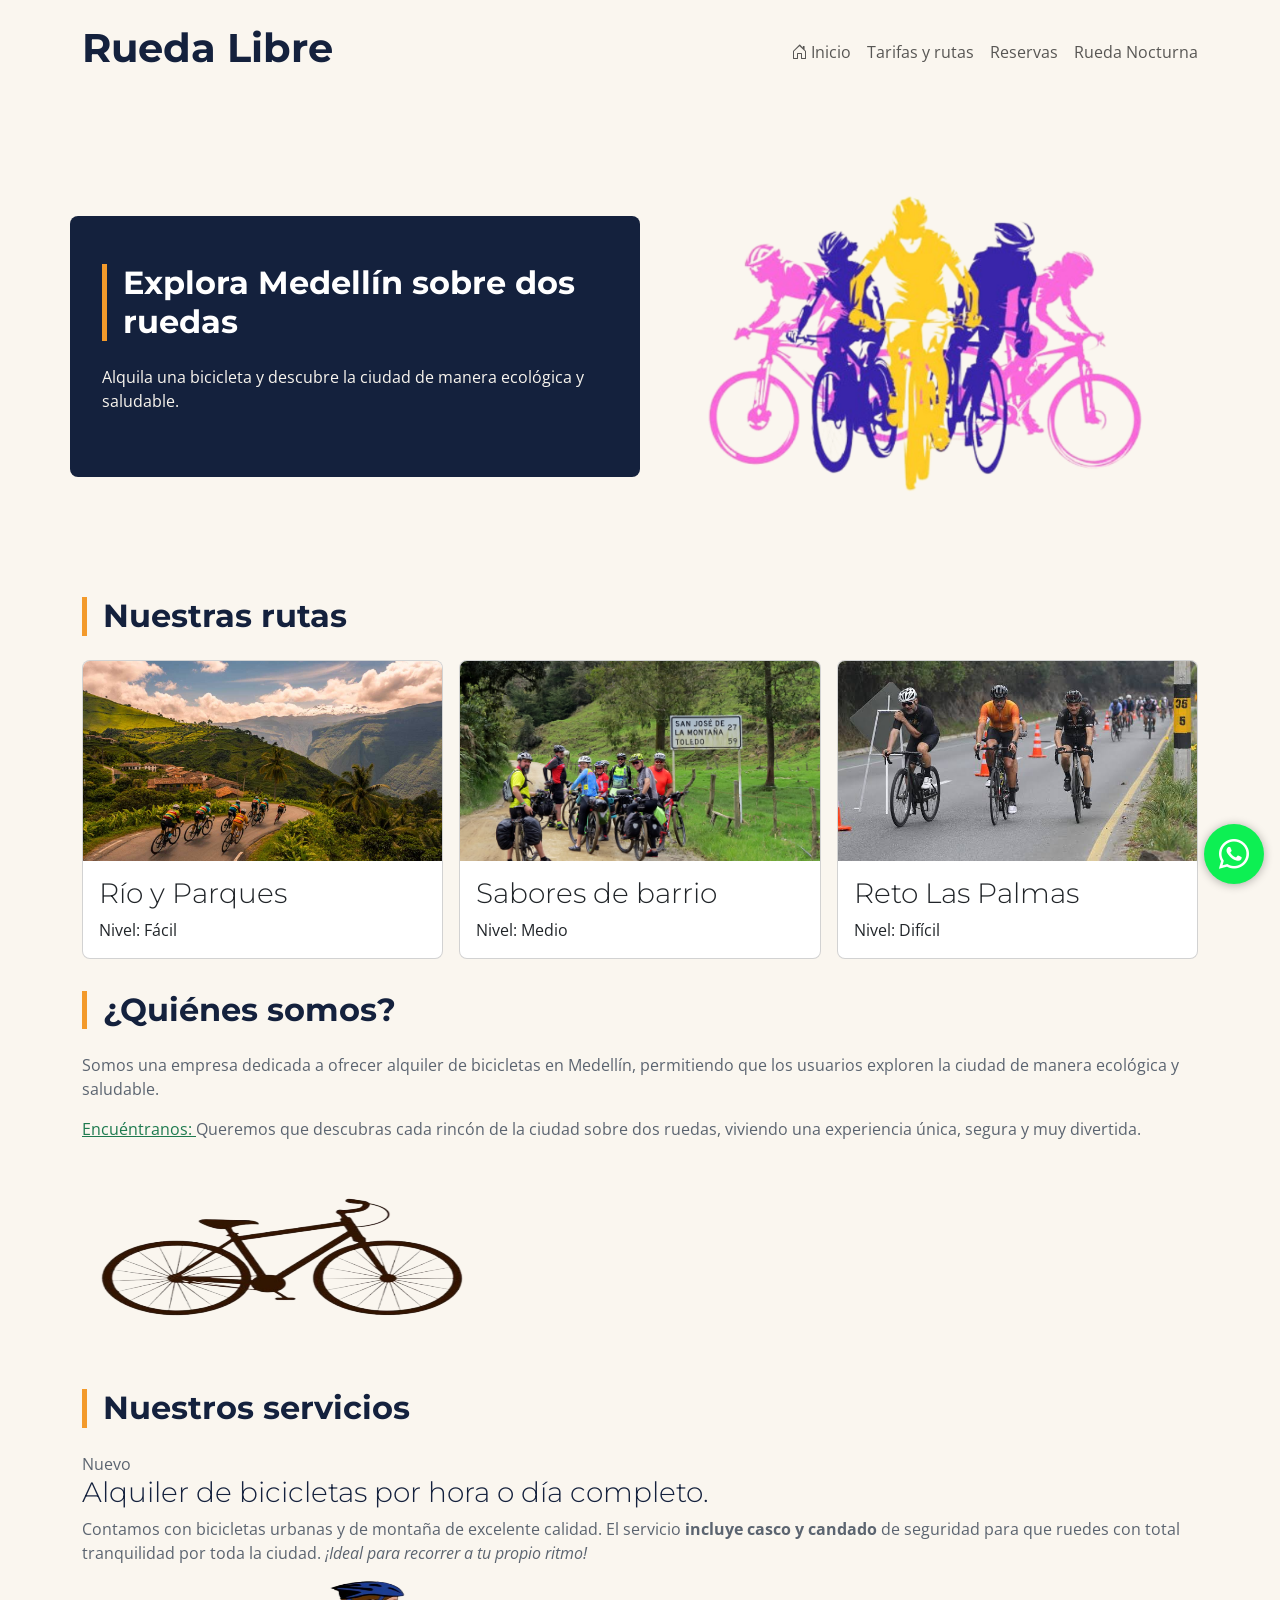
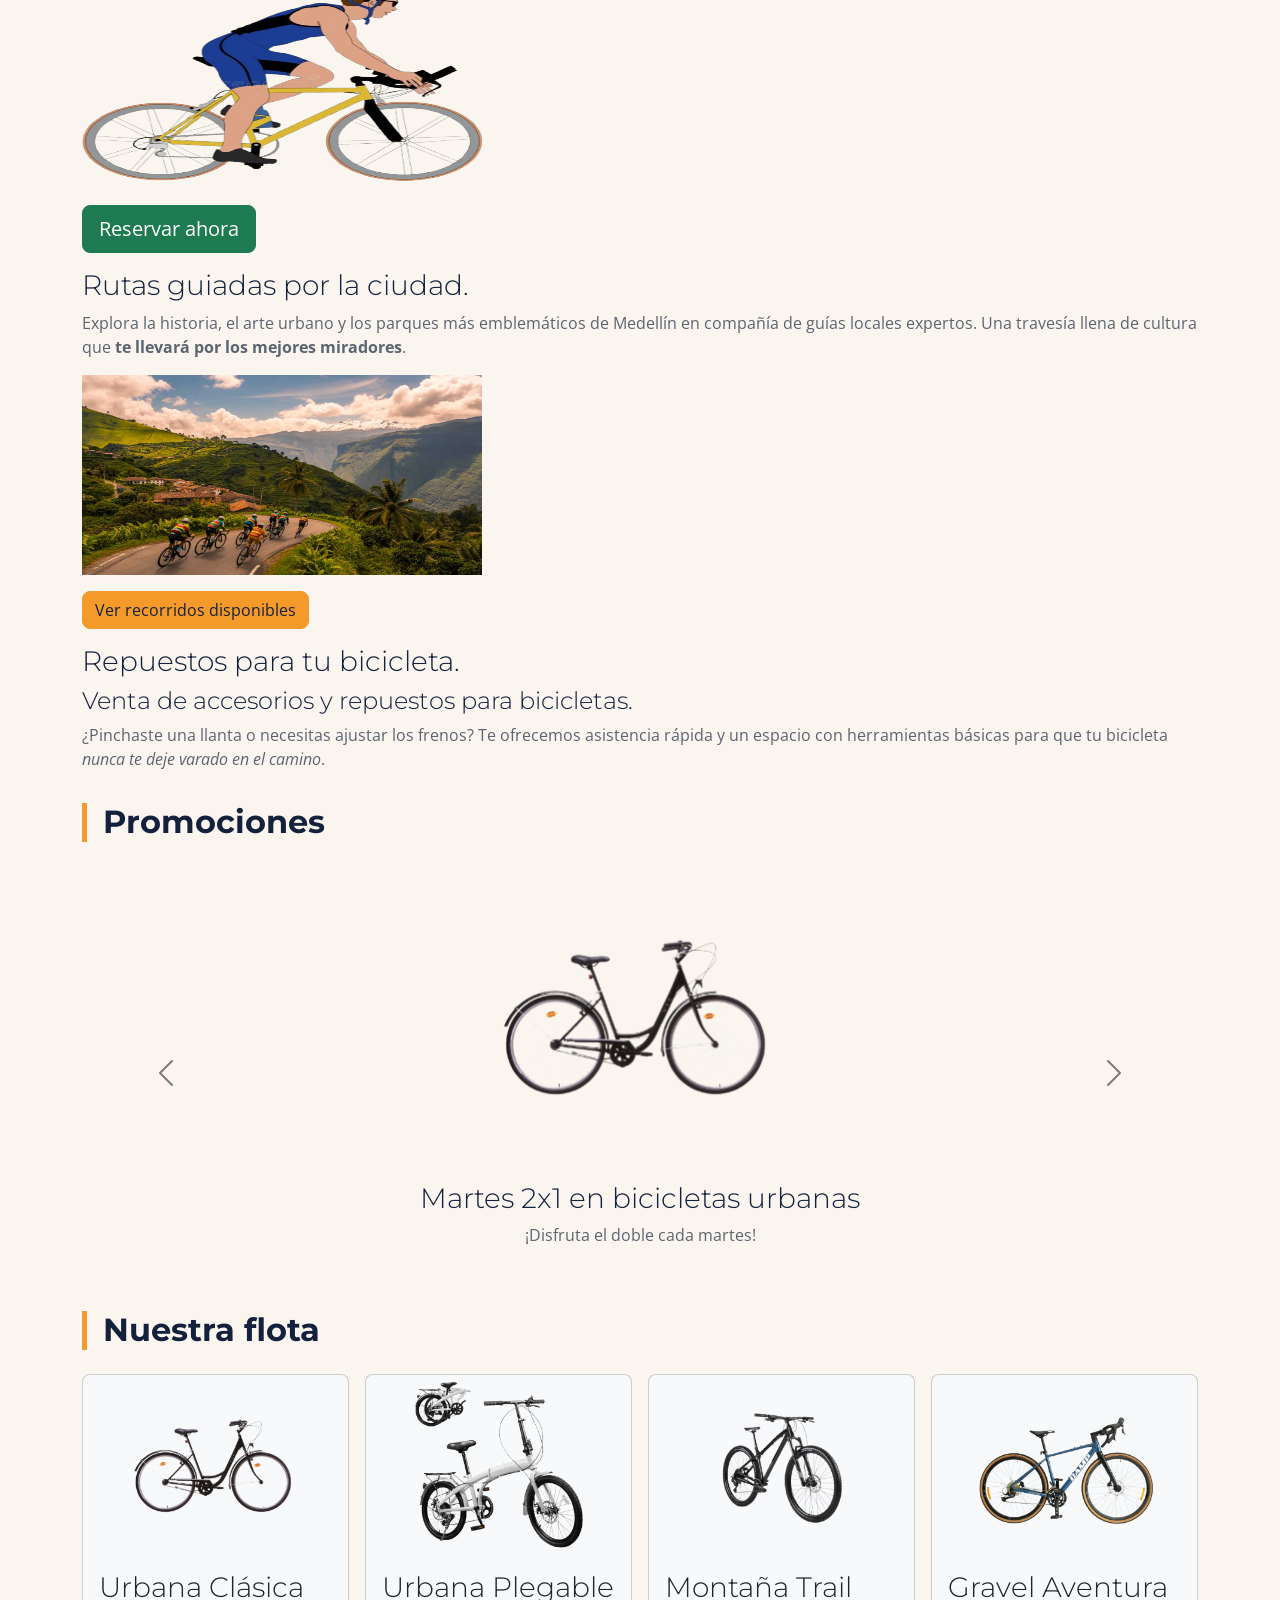
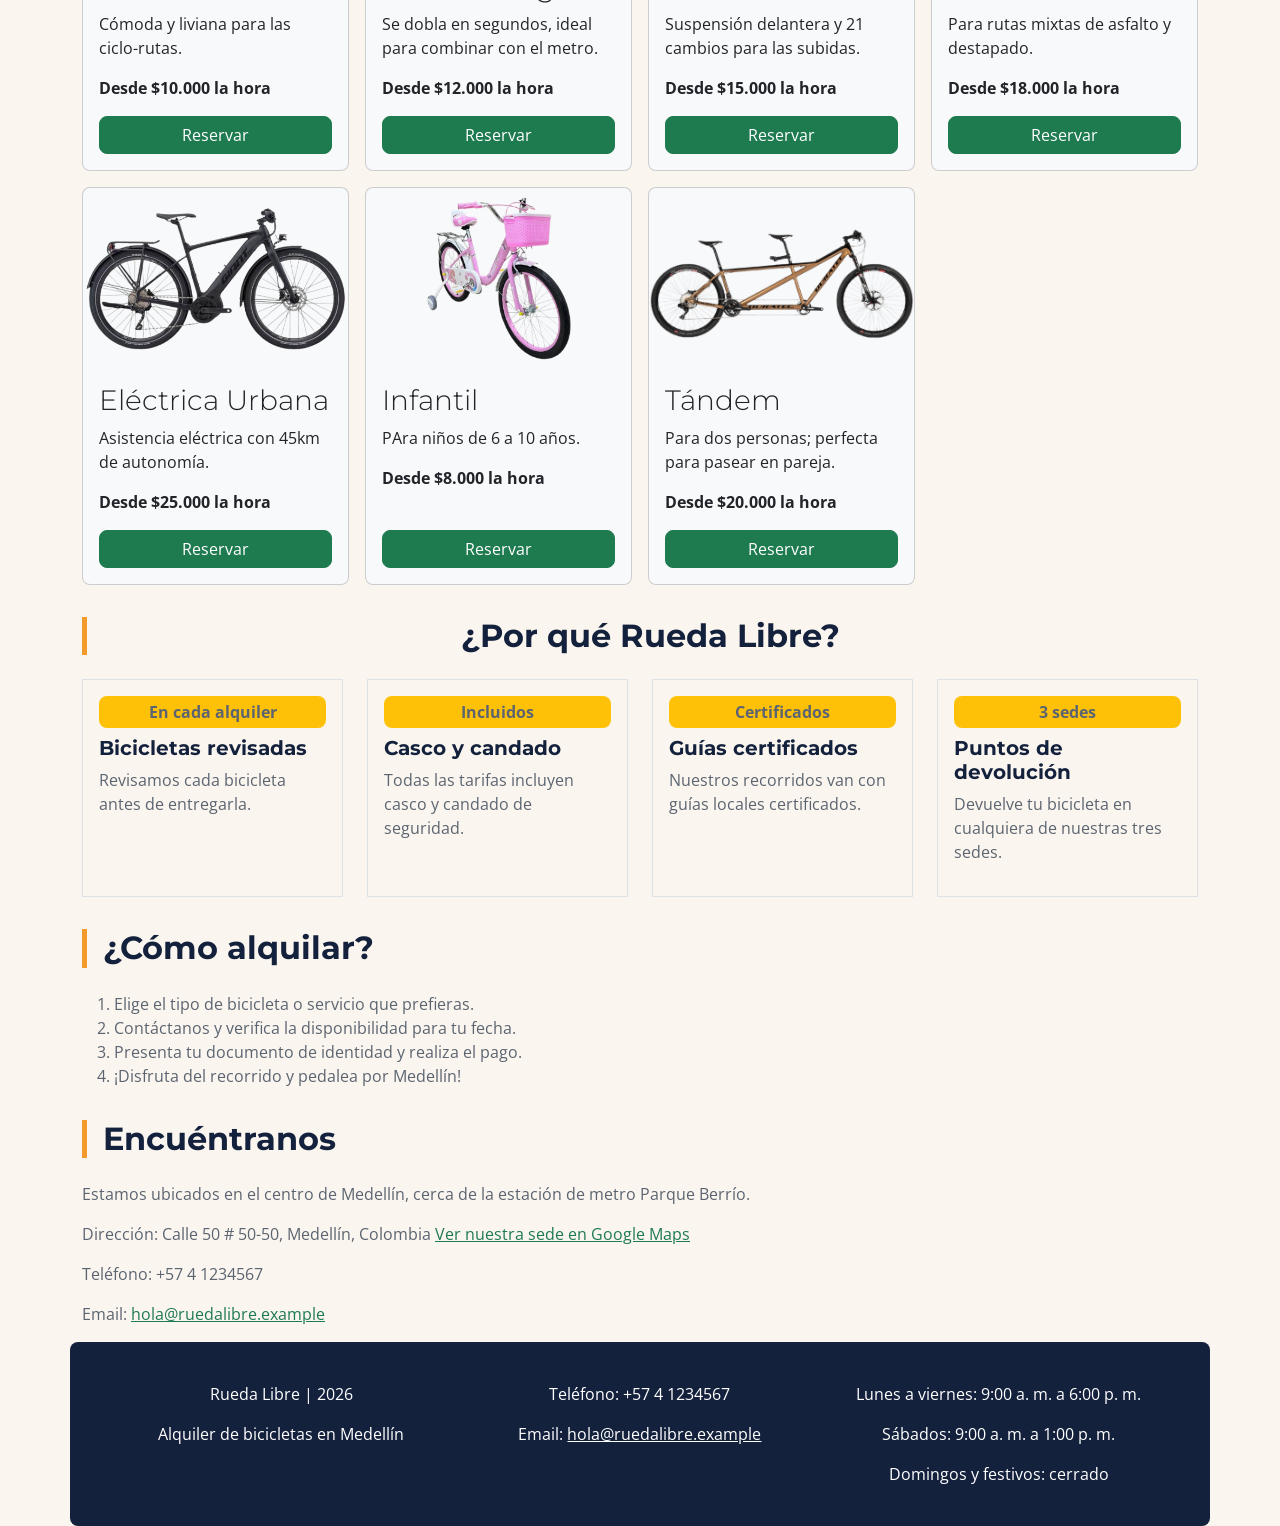
<file: index.html>
<!DOCTYPE html>
<html lang="es">

<head>
    <meta charset="UTF-8">
    <meta name="viewport" content="width=device-width, initial-scale=1.0">
    <meta name="description"
        content="Rueda Libre ofrece alquiler de bicicletas en Medellín para que recorras la ciudad a tu ritmo.">
    <title>Rueda Libre | Alquiler de bicicletas en Medellín</title>
    <link href="https://cdn.jsdelivr.net/npm/bootstrap@5.3.9/dist/css/bootstrap.min.css" rel="stylesheet"
        integrity="sha384-yEPZ7jP9S0QKiUQ0m3jjsO4ProIW7wvR9gXkI7JOGa2XVsw53Yke2bsdkBbjmmiX" crossorigin="anonymous">
    <link rel="preconnect" href="https://fonts.googleapis.com">
    <link rel="preconnect" href="https://fonts.gstatic.com" crossorigin>
    <link href="https://fonts.googleapis.com/css2?family=Montserrat:wght@700&family=Open+Sans:wght@400;600&display=swap"
        rel="stylesheet">
    <link rel="stylesheet" href="https://cdn.jsdelivr.net/npm/bootstrap-icons@1.13.1/font/bootstrap-icons.min.css">
    <link rel="stylesheet" href="./css/styles.css">
</head>

<body>

    <header class="container py-4">
        <div class="row align-items-center g-3">
            <div class="col-12 col-lg-5">
                <h1>Rueda Libre</h1>
            </div>


            <nav class="navbar navbar-expand-lg col-12 col-lg-7">
                <button class="navbar-toggler" type="button" data-bs-toggle="collapse" data-bs-target="#menuPrincipal"
                    aria-controls="menuPrincipal" aria-expanded="false" aria-label="Abrir menú de navegación">
                    <span class="navbar-toggler-icon"></span>
                </button>

                <div class="collapse navbar-collapse" id="menuPrincipal">
                    <ul class="navbar-nav ms-lg-auto mb-2 mb-lg-0">

                        <li class="nav-item">
                            <a class="nav-link" href="./index.html">
                                <i class="bi bi-house-door" aria-hidden="true"></i>
                                Inicio
                            </a>
                        </li>

                        <li class="nav-item">
                            <a class="nav-link" href="./paginas/tarifas.html">
                                Tarifas y rutas
                            </a>
                        </li>

                        <li class="nav-item">
                            <a class="nav-link" href="./paginas/reservas.html">
                                Reservas
                            </a>
                        </li>

                        <li class="nav-item">
                            <a class="nav-link" href="./nocturna/index.html">
                                Rueda Nocturna
                            </a>
                        </li>

                    </ul>
                </div>
            </nav>

        </div>
    </header>


    <main class="container mt-4">
        <section class="row align-items-center g-4">
            <div class="col-12 col-md-6 portada-texto portada-rueda">
                <h2 class="titulo-seccion">Explora Medellín sobre dos ruedas</h2>
                <p>Alquila una bicicleta y descubre la ciudad de manera ecológica y saludable.</p>
            </div>
            <div class="col-12 col-md-6">
                <img class="img-fluid" src="./img/portada.png" alt="Bicicleta - Rueda Libre">
            </div>
        </section>

        <section class="rutas">
            <h2 class="titulo-seccion">Nuestras rutas</h2>

            <div class="row g-3 mb-3">
                <div class="col-12 col-md-4">
                    <article class="card h-100">
                        <img src="./img/ruta.jpg" class="card-img-top imagen-ruta" alt="Ruta Río y Parques">

                        <div class="card-body">
                            <h3 class="card-title">Río y Parques</h3>
                            <p class="card-text">Nivel: Fácil</p>
                        </div>
                    </article>
                </div>

                <div class="col-12 col-md-4">
                    <article class="card h-100">
                        <img src="./img/barrioRuta.jpg" class="card-img-top imagen-ruta" alt="Ruta Sabores de barrio">

                        <div class="card-body">
                            <h3 class="card-title">Sabores de barrio</h3>
                            <p class="card-text">Nivel: Medio</p>
                        </div>
                    </article>
                </div>

                <div class="col-12 col-md-4">
                    <article class="card h-100">
                        <img src="./img/palmasRuta.jpg" class="card-img-top imagen-ruta" alt="Ruta Reto Las Palmas">

                        <div class="card-body">
                            <h3 class="card-title">Reto Las Palmas</h3>
                            <p class="card-text">Nivel: Difícil</p>
                        </div>
                    </article>
                </div>
            </div>
        </section>

        <section>
            <h2 class="titulo-seccion">¿Quiénes somos?</h2>
            <p>Somos una empresa dedicada a ofrecer alquiler de bicicletas en Medellín, permitiendo que los usuarios
                exploren la ciudad de manera ecológica y saludable.</p>
            <p><a href="#encuentranos">Encuéntranos: </a> Queremos que descubras cada rincón de la ciudad sobre dos
                ruedas, viviendo una experiencia única, segura y muy divertida.</p>
            <img src="./img/logo.png" alt="logo_rueda_libre" width="400" height="200">
        </section>

        <section>
            <h2 class="titulo-seccion">Nuestros servicios</h2>
            <article>
                <span class="etiqueta-nuevo">Nuevo</span>
                <h3>Alquiler de bicicletas por hora o día completo.</h3>
                <p>Contamos con bicicletas urbanas y de montaña de excelente calidad. El servicio <strong>incluye casco
                        y candado</strong> de seguridad para que ruedes con total tranquilidad por toda la ciudad.
                    <em>¡Ideal para recorrer a tu propio ritmo!</em>
                </p>
                <img src="./img/bici.png" alt="bicicletas" width="400" height="200">

                <p>
                    <a class="btn btn-primary btn-lg mt-4" href="./paginas/reservas.html">Reservar ahora</a>
                </p>

            </article>
            <article>
                <h3>Rutas guiadas por la ciudad.</h3>
                <p>Explora la historia, el arte urbano y los parques más emblemáticos de Medellín en compañía de guías
                    locales expertos. Una travesía llena de cultura que <strong>te llevará por los mejores
                        miradores</strong>.</p>
                <img src="./img/ruta.jpg" alt="ruta_guiada" width="400" height="200">

                <p>
                    <a class="btn btn-naranja-pedal mt-3" href="./paginas/tarifas.html#recorridos">
                        Ver recorridos disponibles
                    </a>
                </p>

            </article>
            <article>
                <h3>Repuestos para tu bicicleta.</h3>
                <h4>Venta de accesorios y repuestos para bicicletas.</h4>
                <p>¿Pinchaste una llanta o necesitas ajustar los frenos? Te ofrecemos asistencia rápida y un espacio
                    con herramientas básicas para que tu bicicleta <em>nunca te deje varado en el camino</em>.</p>
            </article>
        </section>


        <section class="promociones my-4">

            <h2 class="titulo-seccion">Promociones</h2>

            <div id="carouselPromociones" class="carousel slide carousel-dark" data-bs-ride="carousel"
                data-bs-interval="3000">


                <div class="carousel-inner">

                    <div class="carousel-item active">
                        <img src="./img/urbanaClasica.png" class="d-block w-100 imagen-promocion"
                            alt="Bicicleta urbana clásica, promoción martes 2x1">

                        <div class="text-center p-3">
                            <h3>Martes 2x1 en bicicletas urbanas</h3>
                            <p>¡Disfruta el doble cada martes!</p>
                        </div>
                    </div>

                    <div class="carousel-item">
                        <img src="./img/electricaUrbana.png" class="d-block w-100 imagen-promocion"
                            alt="Bicicleta eléctrica con promoción de descuento">

                        <div class="text-center p-3">
                            <h3>20 % de descuento en eléctricas</h3>
                            <p>Promoción válida de lunes a jueves.</p>
                        </div>
                    </div>

                    <div class="carousel-item">
                        <img src="./img/ruta.jpg" class="d-block w-100 imagen-promocion"
                            alt="Recorrido en bicicleta, promoción de cumpleaños">

                        <div class="text-center p-3">
                            <h3>¡Celebra tu cumpleaños con nosotros!</h3>
                            <p>Si cumples años, el recorrido guiado es gratis.</p>
                        </div>
                    </div>

                    <div class="carousel-item">
                        <img src="./img/rueda-nocturna.png" class="d-block w-100 imagen-promocion"
                            alt="Recorrido en bicicleta de la campaña Rueda Nocturna">

                        <div class="text-center p-3">
                            <h3>¡Descubre Rueda Nocturna!</h3>
                            <p>Explora Medellín en bicicleta bajo las luces de la ciudad.</p>

                            <a href="./nocturna/index.html" class="btn btn-success">
                                Conoce Rueda Nocturna
                            </a>
                        </div>
                    </div>

                </div>



                <!-- Botón para retroceder -->
                <button class="carousel-control-prev" type="button" data-bs-target="#carouselPromociones"
                    data-bs-slide="prev">
                    <span class="carousel-control-prev-icon" aria-hidden="true"></span>
                    <span class="visually-hidden">Anterior</span>
                </button>

                <!-- Botón para avanzar -->
                <button class="carousel-control-next" type="button" data-bs-target="#carouselPromociones"
                    data-bs-slide="next">
                    <span class="carousel-control-next-icon" aria-hidden="true"></span>
                    <span class="visually-hidden">Siguiente</span>
                </button>

            </div>
        </section>


        <section class="flota">
            <h2 class="titulo-seccion"> Nuestra flota </h2>
            <div class="row g-3">

                <div class="col-12 col-sm-6 col-lg-4 col-xl-3">
                    <article class="card h-100 bg-light">
                        <img src="./img/urbanaClasica.png" class="card-img-top" alt="Bicicleta urbana clásica"
                            style="height: 180px; object-fit: contain;">

                        <div class="card-body d-flex flex-column">
                            <h3 class="card-title">Urbana Clásica</h3>
                            <p class="card-text">
                                Cómoda y liviana para las ciclo-rutas.
                            </p>
                            <p class="card-text fw-bold">
                                Desde $10.000 la hora
                            </p>
                            <a href="./paginas/reservas.html" class="btn btn-primary mt-auto">
                                Reservar
                            </a>
                        </div>
                    </article>
                </div>

                <div class="col-12 col-sm-6 col-lg-4 col-xl-3">
                    <article class="card h-100 bg-light">
                        <img src="./img/urbanaPlegable.png" class="card-img-top" alt="Bicicleta urbana plegable"
                            style="height: 180px; object-fit: contain;">

                        <div class="card-body d-flex flex-column">
                            <h3 class="card-title">Urbana Plegable</h3>
                            <p class="card-text">
                                Se dobla en segundos, ideal para combinar con el metro.
                            </p>
                            <p class="card-text fw-bold">
                                Desde $12.000 la hora
                            </p>
                            <a href="./paginas/reservas.html" class="btn btn-primary mt-auto">Reservar</a>
                        </div>
                    </article>
                </div>

                <div class="col-12 col-sm-6 col-lg-4 col-xl-3">
                    <article class="card h-100 bg-light">
                        <img src="./img/montaTrail.png" class="card-img-top" alt="Bicicleta Montaña Trail"
                            style="height: 180px; object-fit: contain;">

                        <div class="card-body d-flex flex-column">
                            <h3 class="card-title">Montaña Trail</h3>
                            <p class="card-text">
                                Suspensión delantera y 21 cambios para las subidas.
                            </p>
                            <p class="card-text fw-bold">
                                Desde $15.000 la hora
                            </p>
                            <a href="./paginas/reservas.html" class="btn btn-primary mt-auto">Reservar</a>
                        </div>
                    </article>
                </div>

                <div class="col-12 col-sm-6 col-lg-4 col-xl-3">
                    <article class="card h-100 bg-light">
                        <img src="./img/gravelAventura.png" class="card-img-top" alt="Bicicleta Gravel Aventura"
                            style="height: 180px; object-fit: contain;">

                        <div class="card-body d-flex flex-column">
                            <h3 class="card-title">Gravel Aventura</h3>
                            <p class="card-text">
                                Para rutas mixtas de asfalto y destapado.
                            </p>
                            <p class="card-text fw-bold">
                                Desde $18.000 la hora
                            </p>
                            <a href="./paginas/reservas.html" class="btn btn-primary mt-auto">Reservar</a>
                        </div>
                    </article>
                </div>

                <div class="col-12 col-sm-6 col-lg-4 col-xl-3">
                    <article class="card h-100 bg-light">
                        <img src="./img/electricaUrbana.png" class="card-img-top" alt="Bicicleta Eléctrica Urbana"
                            style="height: 180px; object-fit: contain;">

                        <div class="card-body d-flex flex-column">
                            <h3 class="card-title">Eléctrica Urbana</h3>
                            <p class="card-text">
                                Asistencia eléctrica con 45km de autonomía.
                            </p>
                            <p class="card-text fw-bold">
                                Desde $25.000 la hora
                            </p>
                            <a href="./paginas/reservas.html" class="btn btn-primary mt-auto">Reservar</a>
                        </div>
                    </article>
                </div>

                <div class="col-12 col-sm-6 col-lg-4 col-xl-3">
                    <article class="card h-100 bg-light">
                        <img src="./img/infantil.png" class="card-img-top" alt="Bicicleta infantil"
                            style="height: 180px; object-fit: contain;">

                        <div class="card-body d-flex flex-column">
                            <h3 class="card-title">Infantil</h3>
                            <p class="card-text">
                                PAra niños de 6 a 10 años.
                            </p>
                            <p class="card-text fw-bold">
                                Desde $8.000 la hora
                            </p>
                            <a href="./paginas/reservas.html" class="btn btn-primary mt-auto">Reservar</a>
                        </div>
                    </article>
                </div>

                <div class="col-12 col-sm-6 col-lg-4 col-xl-3">
                    <article class="card h-100 bg-light">
                        <img src="./img/tandem.png" class="card-img-top" alt="Bicicleta tándem"
                            style="height: 180px; object-fit: contain;">

                        <div class="card-body d-flex flex-column">
                            <h3 class="card-title">Tándem</h3>
                            <p class="card-text">
                                Para dos personas; perfecta para pasear en pareja.
                            </p>
                            <p class="card-text fw-bold">
                                Desde $20.000 la hora
                            </p>
                            <a href="./paginas/reservas.html" class="btn btn-primary mt-auto">Reservar</a>
                        </div>
                    </article>
                </div>
            </div>
        </section>

        <section>
            <h2 class="text-center mb-4 mt-4 titulo-seccion">¿Por qué Rueda Libre?</h2>
            <div class="row g-4 mb-4">
                <div class="col-12 col-md-6 col-lg-3">
                    <div class="border p-3 h-100">
                        <p class="bg-warning fw-bold p-1 mb-2 rounded text-center">En cada alquiler</p>
                        <h3 class="fs-5 fw-bold">Bicicletas revisadas</h3>
                        <p>Revisamos cada bicicleta antes de entregarla.</p>
                    </div>
                </div>
                <div class="col-12 col-md-6 col-lg-3">
                    <div class="border p-3 h-100">
                        <p class="bg-warning fw-bold p-1 mb-2 rounded text-center">Incluidos</p>
                        <h3 class="fs-5 fw-bold">Casco y candado</h3>
                        <p>Todas las tarifas incluyen casco y candado de seguridad.</p>
                    </div>
                </div>
                <div class="col-12 col-md-6 col-lg-3">
                    <div class="border p-3 h-100">
                        <p class="bg-warning fw-bold p-1 mb-2 rounded text-center">Certificados</p>
                        <h3 class="fs-5 fw-bold">Guías certificados</h3>
                        <p>Nuestros recorridos van con guías locales certificados.</p>
                    </div>
                </div>
                <div class="col-12 col-md-6 col-lg-3">
                    <div class="border p-3 h-100">
                        <p class="bg-warning fw-bold p-1 mb-2 rounded text-center">3 sedes</p>
                        <h3 class="fs-5 fw-bold">Puntos de devolución</h3>
                        <p>Devuelve tu bicicleta en cualquiera de nuestras tres sedes.</p>
                    </div>
                </div>
            </div>
        </section>

        <section>
            <h2 class="titulo-seccion"> ¿Cómo alquilar? </h2>
            <ol>
                <li>Elige el tipo de bicicleta o servicio que prefieras.</li>
                <li>Contáctanos y verifica la disponibilidad para tu fecha.</li>
                <li>Presenta tu documento de identidad y realiza el pago.</li>
                <li>¡Disfruta del recorrido y pedalea por Medellín!</li>
            </ol>
        </section>

        <section id="encuentranos">
            <h2 class="titulo-seccion">Encuéntranos</h2>
            <p>Estamos ubicados en el centro de Medellín, cerca de la estación de metro Parque Berrío.</p>
            <p>Dirección: Calle 50 # 50-50, Medellín, Colombia <a href="https://maps.google.com/?q=Medellin"
                    target="_blank">Ver nuestra sede en Google Maps</a></p>
            <p>Teléfono: +57 4 1234567</p>
            <p>Email: <a href="mailto:hola@ruedalibre.example">hola@ruedalibre.example</a></p>
        </section>
    </main>

    <footer class="container row mx-auto py-4 g-3 text-center pie-rueda">
        <div class="col-12 col-md-4">
            <p>Rueda Libre | 2026</p>
            <p>Alquiler de bicicletas en Medellín</p>
        </div>

        <div class="col-12 col-md-4">
            <p>Teléfono: +57 4 1234567</p>
            <p>Email: <a href="mailto:hola@ruedalibre.example">hola@ruedalibre.example</a></p>
        </div>

        <div class="col-12 col-md-4">
            <p>Lunes a viernes: 9:00 a. m. a 6:00 p. m.</p>
            <p>Sábados: 9:00 a. m. a 1:00 p. m.</p>
            <p>Domingos y festivos: cerrado</p>
        </div>
    </footer>


    <a class="whatsapp" href="https://wa.me/573000000000" target="_blank" rel="noopener noreferrer"
        aria-label="Contactar a Rueda Libre por WhatsApp">

        <i class="bi bi-whatsapp" aria-hidden="true"></i>
    </a>

    <script src="https://cdn.jsdelivr.net/npm/bootstrap@5.3.9/dist/js/bootstrap.bundle.min.js"
        integrity="sha384-WyOxWvTyr1QaMPfiPJSv76iReVthorl5uWlFtZPyK0IEB0hGzo9y5Bp9mYanr8Bu"
        crossorigin="anonymous"></script>
</body>

</html>
</file>
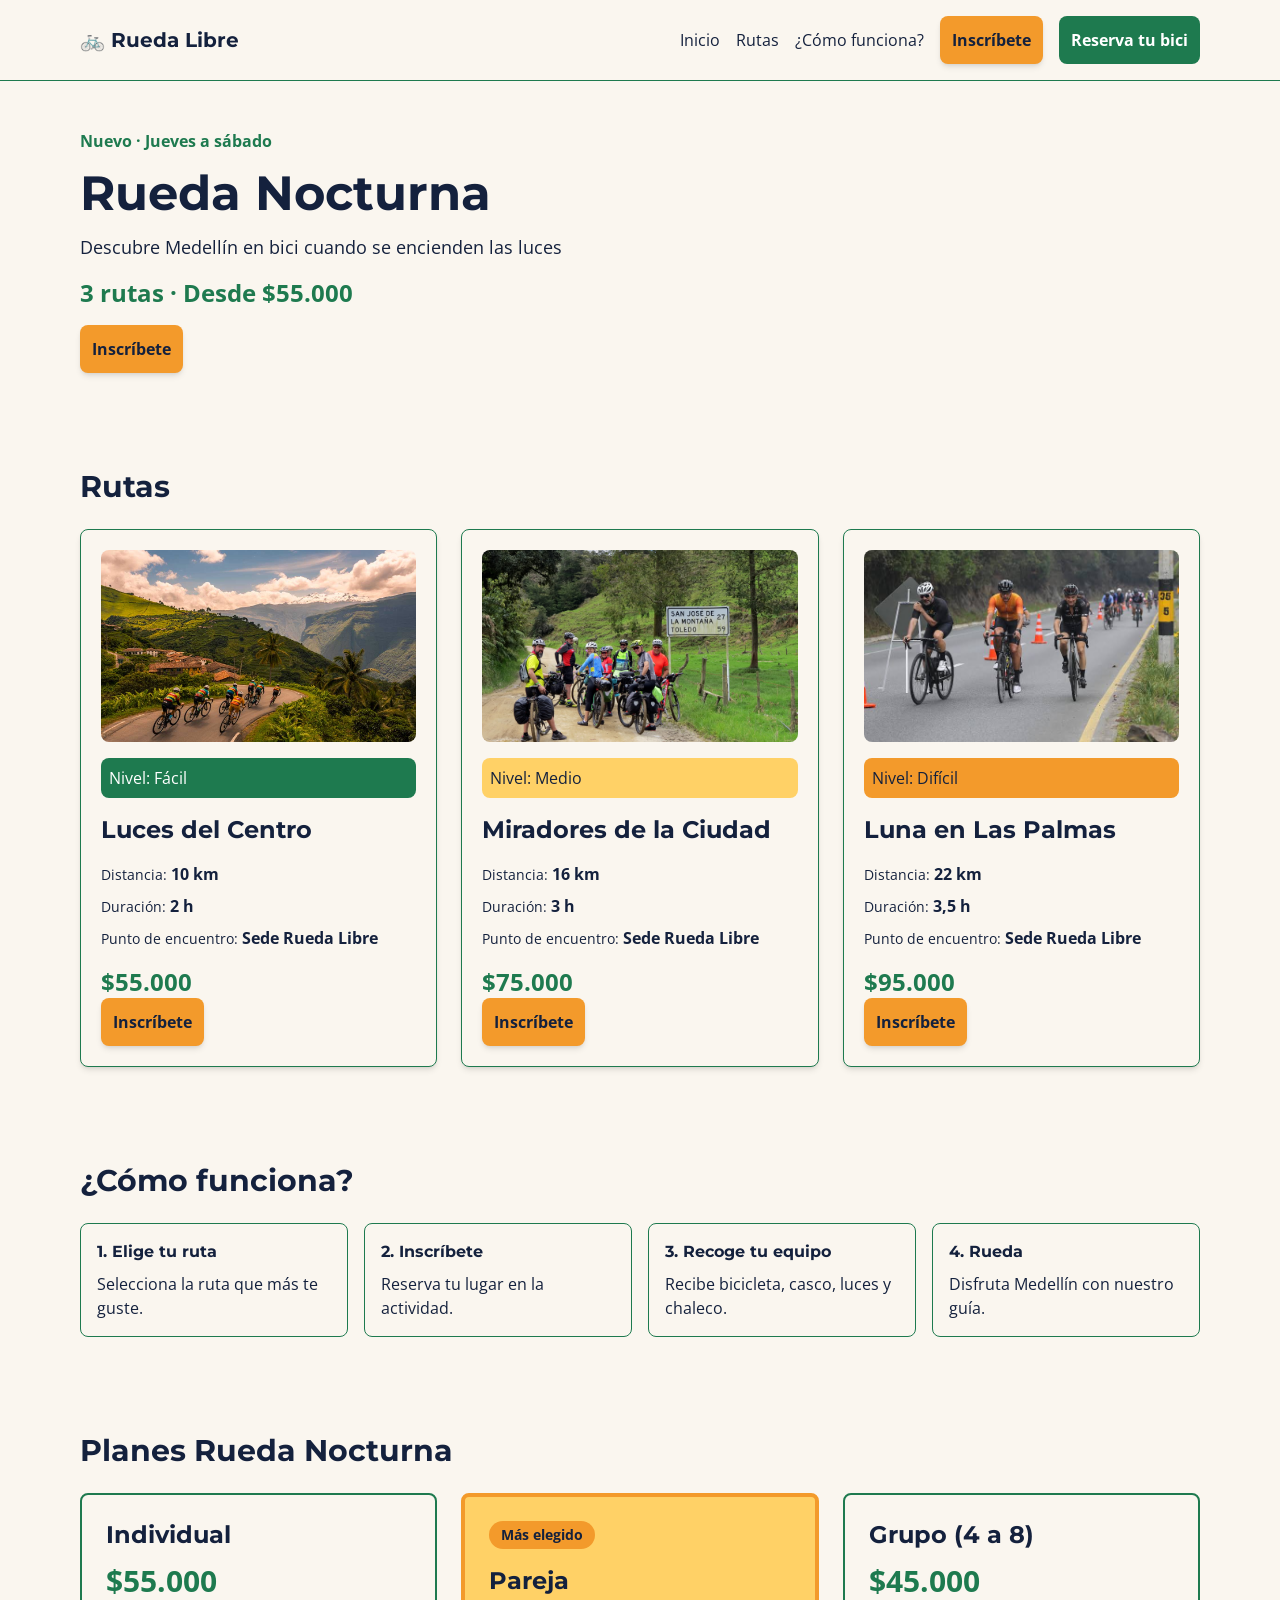
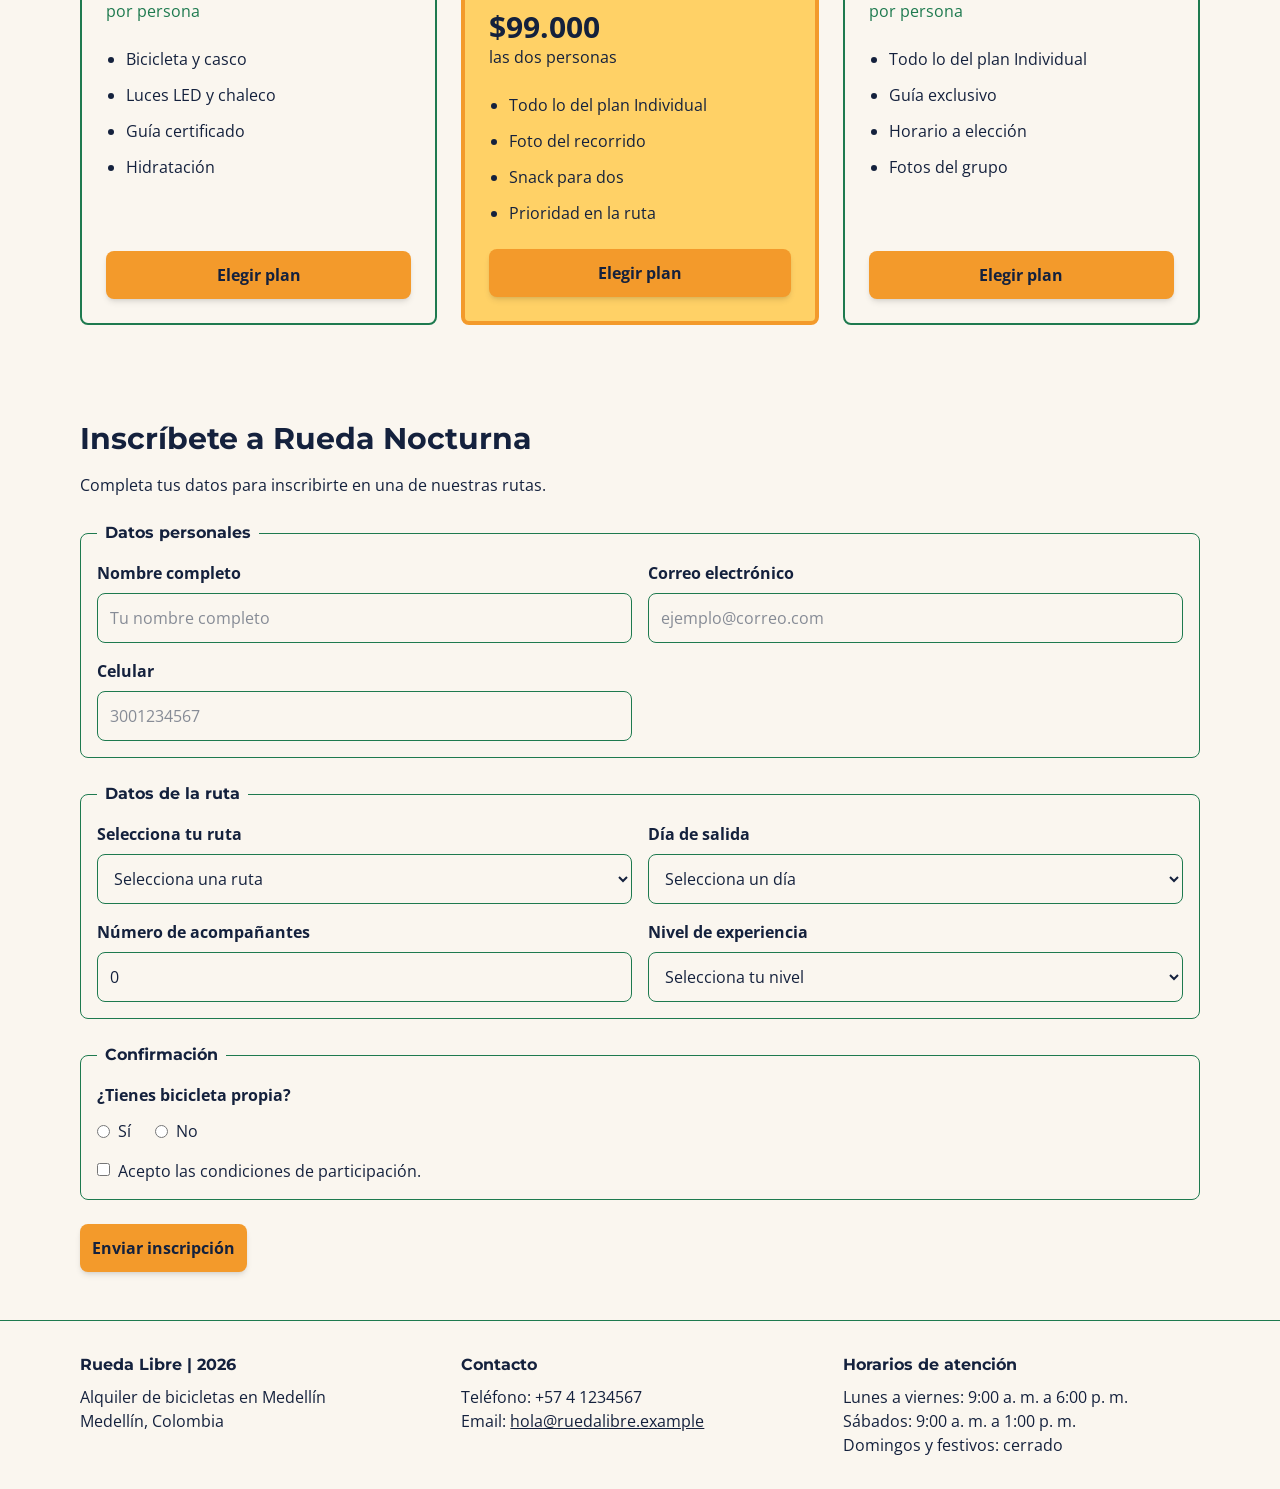
<file: nocturna/index.html>
<!DOCTYPE html>
<html lang="es">

<head>
    <meta charset="UTF-8">
    <meta name="viewport" content="width=device-width, initial-scale=1.0">
    <title>Rueda Libre | Nocturna</title>
    <link rel="stylesheet" href="./src/output.css">
</head>

<body class="bg-crema text-azul-noche dark:bg-azul-noche dark:text-white font-textos">

    <header
        class="bg-crema text-azul-noche dark:bg-azul-noche dark:text-white p-4 border-b border-verde-ruta dark:border-amarillo-farol">
        <div class="max-w-6xl mx-auto px-4 flex flex-col md:flex-row justify-between items-center gap-4">

            <a href="../index.html"
                class="text-xl font-bold font-titulos hover:underline focus:ring-4 focus:ring-amarillo-farol rounded">
                🚲 Rueda Libre
            </a>

            <nav class="flex gap-4 items-center">
                <a href="#inicio" class="hidden md:inline">Inicio</a>
                <a href="#rutas" class="hidden md:inline">Rutas</a>
                <a href="#funciona" class="hidden md:inline">¿Cómo funciona?</a>

                <a href="#inscripcion" class="btn-principal text-sm md:text-base">
                    Inscríbete
                </a>
                <a href="../paginas/reservas.html"
                    class="inline-block rounded-lg p-3 font-bold bg-verde-ruta text-white hover:bg-naranja-pedal hover:text-azul-noche focus:ring-4 focus:ring-amarillo-farol text-sm md:text-base">
                    Reserva tu bici
                </a>
            </nav>
        </div>
    </header>

    <main>

        <section id="inicio" class="py-8 md:py-12 bg-crema text-azul-noche dark:bg-azul-noche dark:text-white">
            <div class="max-w-6xl mx-auto px-4">

                <p class="text-verde-ruta dark:text-amarillo-farol font-bold mb-4">
                    Nuevo · Jueves a sábado
                </p>

                <h1 class="text-3xl sm:text-4xl lg:text-5xl font-bold font-titulos mb-4">
                    Rueda Nocturna
                </h1>

                <p class="text-lg mb-4">
                    Descubre Medellín en bici cuando se encienden las luces
                </p>

                <p class="text-2xl font-bold text-verde-ruta dark:text-amarillo-farol mb-4">
                    3 rutas · Desde $55.000
                </p>

                <a href="#inscripcion" class="btn-principal">
                    Inscríbete
                </a>

            </div>
        </section>

        <section id="rutas" class="py-8 md:py-12 bg-crema text-azul-noche dark:bg-azul-noche dark:text-white">
            <div class="max-w-6xl mx-auto px-4">

                <h2 class="text-3xl font-bold font-titulos mb-6">
                    Rutas
                </h2>

                <div class="grid grid-cols-1 sm:grid-cols-2 lg:grid-cols-3 gap-6">

                    <div
                        class="bg-crema text-azul-noche dark:bg-azul-noche dark:text-white rounded-lg border border-verde-ruta dark:border-amarillo-farol shadow-md hover:shadow-xl p-5">

                        <img src="../img/ruta.jpg" alt="Luces del Centro" class="w-full h-48 object-cover rounded-lg">

                        <p class="bg-verde-ruta text-white p-2 rounded-lg mt-4">
                            Nivel: Fácil
                        </p>

                        <h3 class="text-2xl font-bold font-titulos mt-4">
                            Luces del Centro
                        </h3>

                        <ul class="mt-4">
                            <li class="mb-2">
                                <span class="text-sm text-azul-noche dark:text-white">Distancia:</span>
                                <strong>10 km</strong>
                            </li>
                            <li class="mb-2">
                                <span class="text-sm text-azul-noche dark:text-white">Duración:</span>
                                <strong>2 h</strong>
                            </li>
                            <li>
                                <span class="text-sm text-azul-noche dark:text-white">Punto de encuentro:</span>
                                <strong>Sede Rueda Libre</strong>
                            </li>
                        </ul>

                        <p class="text-2xl font-bold text-verde-ruta dark:text-amarillo-farol mt-4">
                            $55.000
                        </p>

                        <a href="../paginas/reservas.html" class="btn-principal">
                            Inscríbete
                        </a>
                    </div>

                    <div
                        class="bg-crema text-azul-noche dark:bg-azul-noche dark:text-white rounded-lg border border-verde-ruta dark:border-amarillo-farol shadow-md hover:shadow-xl p-5">

                        <img src="../img/barrioRuta.jpg" alt="Miradores de la Ciudad"
                            class="w-full h-48 object-cover rounded-lg">

                        <p class="bg-amarillo-farol text-azul-noche p-2 rounded-lg mt-4">
                            Nivel: Medio
                        </p>

                        <h3 class="text-2xl font-bold font-titulos mt-4">
                            Miradores de la Ciudad
                        </h3>

                        <ul class="mt-4">
                            <li class="mb-2">
                                <span class="text-sm text-azul-noche dark:text-white">Distancia:</span>
                                <strong>16 km</strong>
                            </li>
                            <li class="mb-2">
                                <span class="text-sm text-azul-noche dark:text-white">Duración:</span>
                                <strong>3 h</strong>
                            </li>
                            <li>
                                <span class="text-sm text-azul-noche dark:text-white">Punto de encuentro:</span>
                                <strong>Sede Rueda Libre</strong>
                            </li>
                        </ul>

                        <p class="text-2xl font-bold text-verde-ruta dark:text-amarillo-farol mt-4">
                            $75.000
                        </p>

                        <a href="../paginas/reservas.html" class="btn-principal">
                            Inscríbete
                        </a>
                    </div>

                    <div
                        class="bg-crema text-azul-noche dark:bg-azul-noche dark:text-white rounded-lg border border-verde-ruta dark:border-amarillo-farol shadow-md hover:shadow-xl p-5">

                        <img src="../img/palmasRuta.jpg" alt="Luna en Las Palmas"
                            class="w-full h-48 object-cover rounded-lg">

                        <p class="bg-naranja-pedal text-azul-noche p-2 rounded-lg mt-4">
                            Nivel: Difícil
                        </p>

                        <h3 class="text-2xl font-bold font-titulos mt-4">
                            Luna en Las Palmas
                        </h3>

                        <ul class="mt-4">
                            <li class="mb-2">
                                <span class="text-sm text-azul-noche dark:text-white">Distancia:</span>
                                <strong>22 km</strong>
                            </li>
                            <li class="mb-2">
                                <span class="text-sm text-azul-noche dark:text-white">Duración:</span>
                                <strong>3,5 h</strong>
                            </li>
                            <li>
                                <span class="text-sm text-azul-noche dark:text-white">Punto de encuentro:</span>
                                <strong>Sede Rueda Libre</strong>
                            </li>
                        </ul>

                        <p class="text-2xl font-bold text-verde-ruta dark:text-amarillo-farol mt-4">
                            $95.000
                        </p>

                        <a href="../paginas/reservas.html" class="btn-principal">
                            Inscríbete
                        </a>
                    </div>

                </div>
            </div>
        </section>

        <section id="funciona" class="py-8 md:py-12 bg-crema text-azul-noche dark:bg-azul-noche dark:text-white">
            <div class="max-w-6xl mx-auto px-4">

                <h2 class="text-3xl font-bold font-titulos mb-6">
                    ¿Cómo funciona?
                </h2>

                <div class="grid grid-cols-1 sm:grid-cols-2 lg:grid-cols-4 gap-4">

                    <div
                        class="bg-crema text-azul-noche dark:bg-azul-noche dark:text-white border border-verde-ruta dark:border-amarillo-farol p-4 rounded-lg">
                        <h3 class="font-bold font-titulos mb-2">1. Elige tu ruta</h3>
                        <p>Selecciona la ruta que más te guste.</p>
                    </div>

                    <div
                        class="bg-crema text-azul-noche dark:bg-azul-noche dark:text-white border border-verde-ruta dark:border-amarillo-farol p-4 rounded-lg">
                        <h3 class="font-bold font-titulos mb-2">2. Inscríbete</h3>
                        <p>Reserva tu lugar en la actividad.</p>
                    </div>

                    <div
                        class="bg-crema text-azul-noche dark:bg-azul-noche dark:text-white border border-verde-ruta dark:border-amarillo-farol p-4 rounded-lg">
                        <h3 class="font-bold font-titulos mb-2">3. Recoge tu equipo</h3>
                        <p>Recibe bicicleta, casco, luces y chaleco.</p>
                    </div>

                    <div
                        class="bg-crema text-azul-noche dark:bg-azul-noche dark:text-white border border-verde-ruta dark:border-amarillo-farol p-4 rounded-lg">
                        <h3 class="font-bold font-titulos mb-2">4. Rueda</h3>
                        <p>Disfruta Medellín con nuestro guía.</p>
                    </div>

                </div>
            </div>
        </section>


        <section id="planes" class="py-8 md:py-12 bg-crema text-azul-noche dark:bg-azul-noche dark:text-white">

            <div class="max-w-6xl mx-auto px-4">

                <h2 class="text-3xl font-bold font-titulos mb-6">
                    Planes Rueda Nocturna
                </h2>

                <div class="grid grid-cols-1 lg:grid-cols-3 gap-6 items-stretch">

                    <div
                        class="flex flex-col h-full p-6 rounded-lg border-2 border-verde-ruta bg-crema text-azul-noche dark:bg-azul-noche dark:text-white">

                        <h3 class="text-2xl font-bold font-titulos mb-3">
                            Individual
                        </h3>

                        <p class="text-3xl font-bold text-verde-ruta dark:text-amarillo-farol mb-6">
                            $55.000
                            <span class="block text-base font-normal">
                                por persona
                            </span>
                        </p>

                        <ul class="flex flex-col gap-3 mb-6 list-disc pl-5">
                            <li>Bicicleta y casco</li>
                            <li>Luces LED y chaleco</li>
                            <li>Guía certificado</li>
                            <li>Hidratación</li>
                        </ul>

                        <a href="#inscripcion" class="btn-principal mt-auto text-center">
                            Elegir plan
                        </a>

                    </div>

                    <div
                        class="flex flex-col h-full p-6 rounded-lg border-4 border-naranja-pedal bg-amarillo-farol text-azul-noche dark:bg-verde-ruta dark:text-white">

                        <span
                            class="self-start bg-naranja-pedal text-azul-noche text-sm font-bold px-3 py-1 rounded-full mb-4">
                            Más elegido
                        </span>

                        <h3 class="text-2xl font-bold font-titulos mb-3">
                            Pareja
                        </h3>

                        <p class="text-3xl font-bold mb-6">
                            $99.000
                            <span class="block text-base font-normal">
                                las dos personas
                            </span>
                        </p>

                        <ul class="flex flex-col gap-3 mb-6 list-disc pl-5">
                            <li>Todo lo del plan Individual</li>
                            <li>Foto del recorrido</li>
                            <li>Snack para dos</li>
                            <li>Prioridad en la ruta</li>
                        </ul>

                        <a href="#inscripcion" class="btn-principal mt-auto text-center">
                            Elegir plan
                        </a>

                    </div>

                    <div
                        class="flex flex-col h-full p-6 rounded-lg border-2 border-verde-ruta bg-crema text-azul-noche dark:bg-azul-noche dark:text-white">

                        <h3 class="text-2xl font-bold font-titulos mb-3">
                            Grupo (4 a 8)
                        </h3>

                        <p class="text-3xl font-bold text-verde-ruta dark:text-amarillo-farol mb-6">
                            $45.000
                            <span class="block text-base font-normal">
                                por persona
                            </span>
                        </p>

                        <ul class="flex flex-col gap-3 mb-6 list-disc pl-5">
                            <li>Todo lo del plan Individual</li>
                            <li>Guía exclusivo</li>
                            <li>Horario a elección</li>
                            <li>Fotos del grupo</li>
                        </ul>

                        <a href="#inscripcion" class="btn-principal mt-auto text-center">
                            Elegir plan
                        </a>

                    </div>

                </div>

            </div>

        </section>


        <section id="inscripcion" class="py-8 md:py-12 bg-crema text-azul-noche dark:bg-azul-noche dark:text-white">

            <div class="max-w-6xl mx-auto px-4">

                <h2 class="text-3xl font-bold font-titulos mb-4">
                    Inscríbete a Rueda Nocturna
                </h2>

                <p class="mb-6">
                    Completa tus datos para inscribirte en una de nuestras rutas.
                </p>

                <form action="#" method="get" class="space-y-6">

                    <!-- DATOS PERSONALES -->
                    <fieldset class="border border-verde-ruta dark:border-amarillo-farol rounded-lg p-4">

                        <legend class="font-bold font-titulos px-2">
                            Datos personales
                        </legend>

                        <div class="grid grid-cols-1 md:grid-cols-2 gap-4">

                            <div>
                                <label for="nombre" class="block font-bold mb-2">
                                    Nombre completo
                                </label>

                                <input type="text" id="nombre" name="nombre" minlength="3" required autocomplete="name"
                                    placeholder="Tu nombre completo"
                                    class="w-full bg-crema text-azul-noche dark:bg-azul-noche dark:text-white border border-verde-ruta dark:border-amarillo-farol rounded-lg p-3 focus:outline-none focus:ring-4 focus:ring-amarillo-farol">
                            </div>

                            <div>
                                <label for="correo" class="block font-bold mb-2">
                                    Correo electrónico
                                </label>

                                <input type="email" id="correo" name="correo" required autocomplete="email"
                                    placeholder="ejemplo@correo.com"
                                    class="w-full bg-crema text-azul-noche dark:bg-azul-noche dark:text-white border border-verde-ruta dark:border-amarillo-farol rounded-lg p-3 focus:outline-none focus:ring-4 focus:ring-amarillo-farol">
                            </div>

                            <div>
                                <label for="celular" class="block font-bold mb-2">
                                    Celular
                                </label>

                                <input type="tel" id="celular" name="celular" pattern="3[0-9]{9}"
                                    title="El celular debe tener 10 números y comenzar por 3" maxlength="10" required
                                    autocomplete="tel" placeholder="3001234567"
                                    class="w-full bg-crema text-azul-noche dark:bg-azul-noche dark:text-white border border-verde-ruta dark:border-amarillo-farol rounded-lg p-3 focus:outline-none focus:ring-4 focus:ring-amarillo-farol">
                            </div>

                        </div>
                    </fieldset>

                    <fieldset class="border border-verde-ruta dark:border-amarillo-farol rounded-lg p-4">

                        <legend class="font-bold font-titulos px-2">
                            Datos de la ruta
                        </legend>

                        <div class="grid grid-cols-1 md:grid-cols-2 gap-4">

                            <div>
                                <label for="ruta" class="block font-bold mb-2">
                                    Selecciona tu ruta
                                </label>

                                <select id="ruta" name="ruta" required
                                    class="w-full bg-crema text-azul-noche dark:bg-azul-noche dark:text-white border border-verde-ruta dark:border-amarillo-farol rounded-lg p-3 focus:outline-none focus:ring-4 focus:ring-amarillo-farol">

                                    <option value="">Selecciona una ruta</option>
                                    <option value="centro">Luces del Centro</option>
                                    <option value="miradores">Miradores de la Ciudad</option>
                                    <option value="palmas">Luna en Las Palmas</option>

                                </select>
                            </div>

                            <div>
                                <label for="dia" class="block font-bold mb-2">
                                    Día de salida
                                </label>

                                <select id="dia" name="dia" required
                                    class="w-full bg-crema text-azul-noche dark:bg-azul-noche dark:text-white border border-verde-ruta dark:border-amarillo-farol rounded-lg p-3 focus:outline-none focus:ring-4 focus:ring-amarillo-farol">

                                    <option value="">Selecciona un día</option>
                                    <option value="jueves">Jueves</option>
                                    <option value="viernes">Viernes</option>
                                    <option value="sabado">Sábado</option>

                                </select>
                            </div>

                            <div>
                                <label for="acompanantes" class="block font-bold mb-2">
                                    Número de acompañantes
                                </label>

                                <input type="number" id="acompanantes" name="acompanantes" min="0" max="3" step="1"
                                    value="0" required
                                    class="w-full bg-crema text-azul-noche dark:bg-azul-noche dark:text-white border border-verde-ruta dark:border-amarillo-farol rounded-lg p-3 focus:outline-none focus:ring-4 focus:ring-amarillo-farol">
                            </div>

                            <div>
                                <label for="experiencia" class="block font-bold mb-2">
                                    Nivel de experiencia
                                </label>

                                <select id="experiencia" name="experiencia" required
                                    class="w-full bg-crema text-azul-noche dark:bg-azul-noche dark:text-white border border-verde-ruta dark:border-amarillo-farol rounded-lg p-3 focus:outline-none focus:ring-4 focus:ring-amarillo-farol">

                                    <option value="">Selecciona tu nivel</option>
                                    <option value="principiante">Principiante</option>
                                    <option value="intermedio">Intermedio</option>
                                    <option value="avanzado">Avanzado</option>

                                </select>
                            </div>

                        </div>
                    </fieldset>

                    <fieldset class="border border-verde-ruta dark:border-amarillo-farol rounded-lg p-4">

                        <legend class="font-bold font-titulos px-2">
                            Confirmación
                        </legend>

                        <p class="font-bold mb-3">
                            ¿Tienes bicicleta propia?
                        </p>

                        <div class="flex gap-6 mb-4">

                            <label class="flex items-center gap-2">
                                <input type="radio" name="bicicleta" value="si" required>
                                Sí
                            </label>

                            <label class="flex items-center gap-2">
                                <input type="radio" name="bicicleta" value="no" required>
                                No
                            </label>

                        </div>

                        <label class="flex items-start gap-2">
                            <input type="checkbox" name="condiciones" required class="mt-1 accent-verde-ruta">

                            <span>
                                Acepto las condiciones de participación.
                            </span>
                        </label>

                    </fieldset>

                    <button type="submit" class="btn-principal">
                        Enviar inscripción
                    </button>

                </form>

            </div>
        </section>

    </main>


    <footer
        class="bg-crema text-azul-noche dark:bg-azul-noche dark:text-white py-8 border-t border-verde-ruta dark:border-amarillo-farol">

        <div class="max-w-6xl mx-auto px-4 grid grid-cols-1 sm:grid-cols-2 lg:grid-cols-3 gap-6">

            <div>
                <h3 class="font-bold font-titulos mb-2">
                    Rueda Libre | 2026
                </h3>
                <p>Alquiler de bicicletas en Medellín</p>
                <p>Medellín, Colombia</p>
            </div>

            <div>
                <h3 class="font-bold font-titulos mb-2">
                    Contacto
                </h3>

                <p>Teléfono: +57 4 1234567</p>

                <p>
                    Email:
                    <a href="mailto:hola@ruedalibre.example"
                        class="underline hover:text-verde-ruta dark:hover:text-amarillo-farol focus:ring-2 focus:ring-amarillo-farol">
                        hola@ruedalibre.example
                    </a>
                </p>
            </div>

            <div>
                <h3 class="font-bold font-titulos mb-2">
                    Horarios de atención
                </h3>

                <p>Lunes a viernes: 9:00 a. m. a 6:00 p. m.</p>
                <p>Sábados: 9:00 a. m. a 1:00 p. m.</p>
                <p>Domingos y festivos: cerrado</p>
            </div>

        </div>

    </footer>

</body>

</html>
</file>
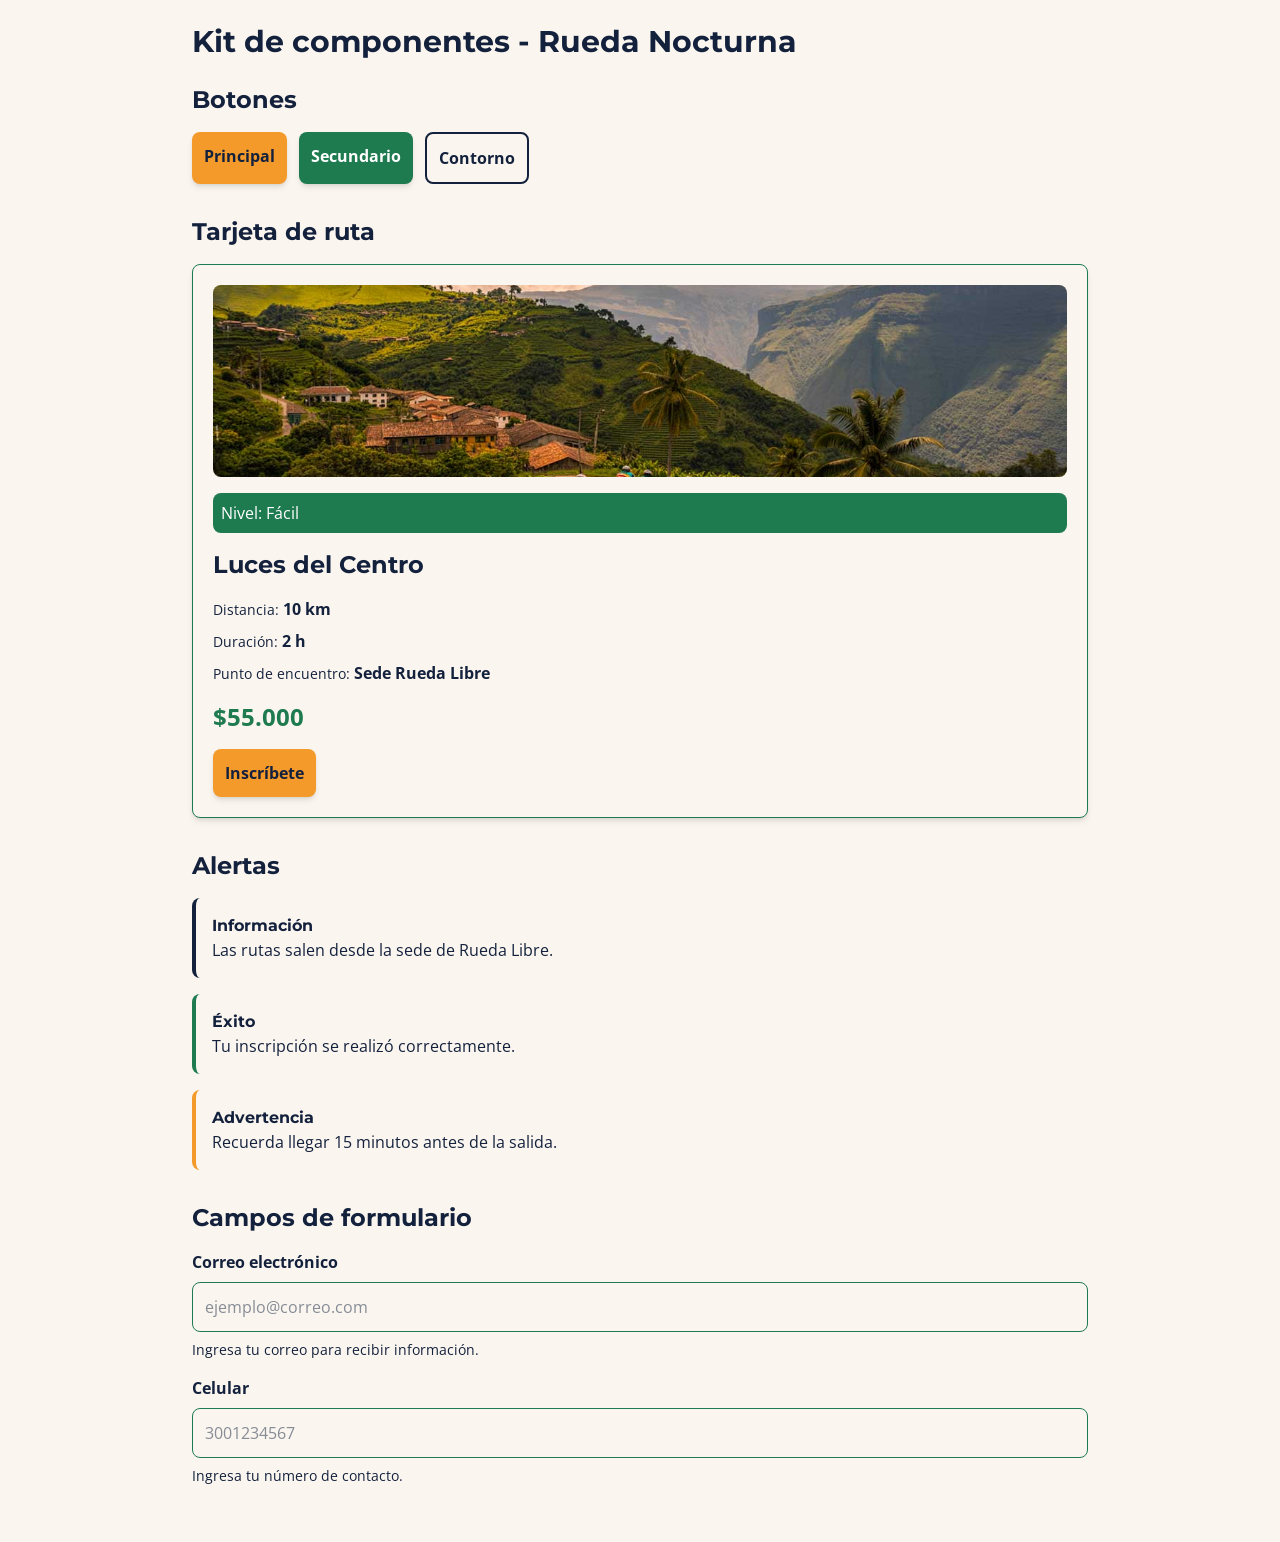
<file: nocturna/componentes.html>
<!DOCTYPE html>
<html lang="es">

<head>
    <meta charset="UTF-8">
    <meta name="viewport" content="width=device-width, initial-scale=1.0">
    <title>Kit de componentes | Rueda Libre</title>
    <link rel="stylesheet" href="./src/output.css">
</head>

<body class="bg-crema text-azul-noche dark:bg-azul-noche dark:text-white font-textos p-6">

    <main class="max-w-4xl mx-auto">

        <h1 class="text-3xl font-bold font-titulos mb-6">
            Kit de componentes - Rueda Nocturna
        </h1>

        <section class="mb-8">
            <h2 class="text-2xl font-bold font-titulos mb-4">
                Botones
            </h2>

            <div class="flex flex-wrap gap-3">

                <a href="./index.html"
                    class="inline-block bg-naranja-pedal text-azul-noche p-3 rounded-lg shadow-md hover:bg-amarillo-farol focus:ring-4 focus:ring-amarillo-farol font-bold">
                    Principal
                </a>

                <a href="./index.html"
                    class="inline-block bg-verde-ruta text-white p-3 rounded-lg shadow-md hover:bg-azul-noche dark:hover:bg-crema dark:hover:text-azul-noche focus:ring-4 focus:ring-amarillo-farol font-bold">
                    Secundario
                </a>

                <a href="./index.html"
                    class="inline-block border-2 border-azul-noche text-azul-noche dark:border-amarillo-farol dark:text-amarillo-farol p-3 rounded-lg hover:bg-azul-noche hover:text-white dark:hover:bg-amarillo-farol dark:hover:text-azul-noche focus:ring-4 focus:ring-amarillo-farol font-bold">
                    Contorno
                </a>

            </div>
        </section>

        <section class="mb-8">
            <h2 class="text-2xl font-bold font-titulos mb-4">
                Tarjeta de ruta
            </h2>

            <div
                class="bg-crema text-azul-noche dark:bg-azul-noche dark:text-white rounded-lg border border-verde-ruta dark:border-amarillo-farol shadow-md hover:shadow-xl p-5">

                <img src="../img/ruta.jpg" alt="Ruta nocturna por el centro"
                    class="w-full h-48 object-cover rounded-lg">

                <p class="bg-verde-ruta text-white p-2 rounded-lg mt-4">
                    Nivel: Fácil
                </p>

                <h3 class="text-2xl font-bold font-titulos mt-4">
                    Luces del Centro
                </h3>

                <ul class="mt-4">
                    <li class="mb-2">
                        <span class="text-sm text-azul-noche dark:text-white">
                            Distancia:
                        </span>
                        <strong>10 km</strong>
                    </li>

                    <li class="mb-2">
                        <span class="text-sm text-azul-noche dark:text-white">
                            Duración:
                        </span>
                        <strong>2 h</strong>
                    </li>

                    <li>
                        <span class="text-sm text-azul-noche dark:text-white">
                            Punto de encuentro:
                        </span>
                        <strong>Sede Rueda Libre</strong>
                    </li>
                </ul>

                <p class="text-2xl font-bold text-verde-ruta dark:text-amarillo-farol mt-4">
                    $55.000
                </p>

                <a href="../paginas/reservas.html"
                    class="inline-block bg-naranja-pedal text-azul-noche p-3 rounded-lg shadow-md hover:bg-amarillo-farol focus:ring-4 focus:ring-amarillo-farol mt-4 font-bold">
                    Inscríbete
                </a>

            </div>
        </section>

        <section class="mb-8">
            <h2 class="text-2xl font-bold font-titulos mb-4">
                Alertas
            </h2>

            <div
                class="bg-crema text-azul-noche dark:bg-azul-noche dark:text-white border-l-4 border-azul-noche dark:border-amarillo-farol rounded-lg p-4 mb-4">
                <p class="font-bold font-titulos">Información</p>
                <p>Las rutas salen desde la sede de Rueda Libre.</p>
            </div>

            <div role="status"
                class="bg-crema text-azul-noche dark:bg-azul-noche dark:text-white border-l-4 border-verde-ruta dark:border-amarillo-farol rounded-lg p-4 mb-4">
                <p class="font-bold font-titulos">Éxito</p>
                <p>Tu inscripción se realizó correctamente.</p>
            </div>

            <div
                class="bg-crema text-azul-noche dark:bg-azul-noche dark:text-white border-l-4 border-naranja-pedal dark:border-amarillo-farol rounded-lg p-4">
                <p class="font-bold font-titulos">Advertencia</p>
                <p>Recuerda llegar 15 minutos antes de la salida.</p>
            </div>

        </section>

        <section class="mb-8">
            <h2 class="text-2xl font-bold font-titulos mb-4">
                Campos de formulario
            </h2>

            <div class="mb-4">

                <label for="correo" class="block font-bold mb-2">
                    Correo electrónico
                </label>

                <input type="email" id="correo" placeholder="ejemplo@correo.com" aria-describedby="ayuda-correo"
                    class="w-full bg-crema text-azul-noche dark:bg-azul-noche dark:text-white border border-verde-ruta dark:border-amarillo-farol rounded-lg p-3 focus:outline-none focus:ring-4 focus:ring-amarillo-farol">

                <p id="ayuda-correo" class="text-sm text-azul-noche dark:text-white mt-2">
                    Ingresa tu correo para recibir información.
                </p>

            </div>

            <div>
                <label for="celular" class="block font-bold mb-2">
                    Celular
                </label>

                <input type="tel" id="celular" placeholder="3001234567" aria-describedby="ayuda-celular"
                    class="w-full bg-crema text-azul-noche dark:bg-azul-noche dark:text-white border border-verde-ruta dark:border-amarillo-farol rounded-lg p-3 focus:outline-none focus:ring-4 focus:ring-amarillo-farol">

                <p id="ayuda-celular" class="text-sm text-azul-noche dark:text-white mt-2">
                    Ingresa tu número de contacto.
                </p>
            </div>

        </section>

    </main>

</body>

</html>
</file>
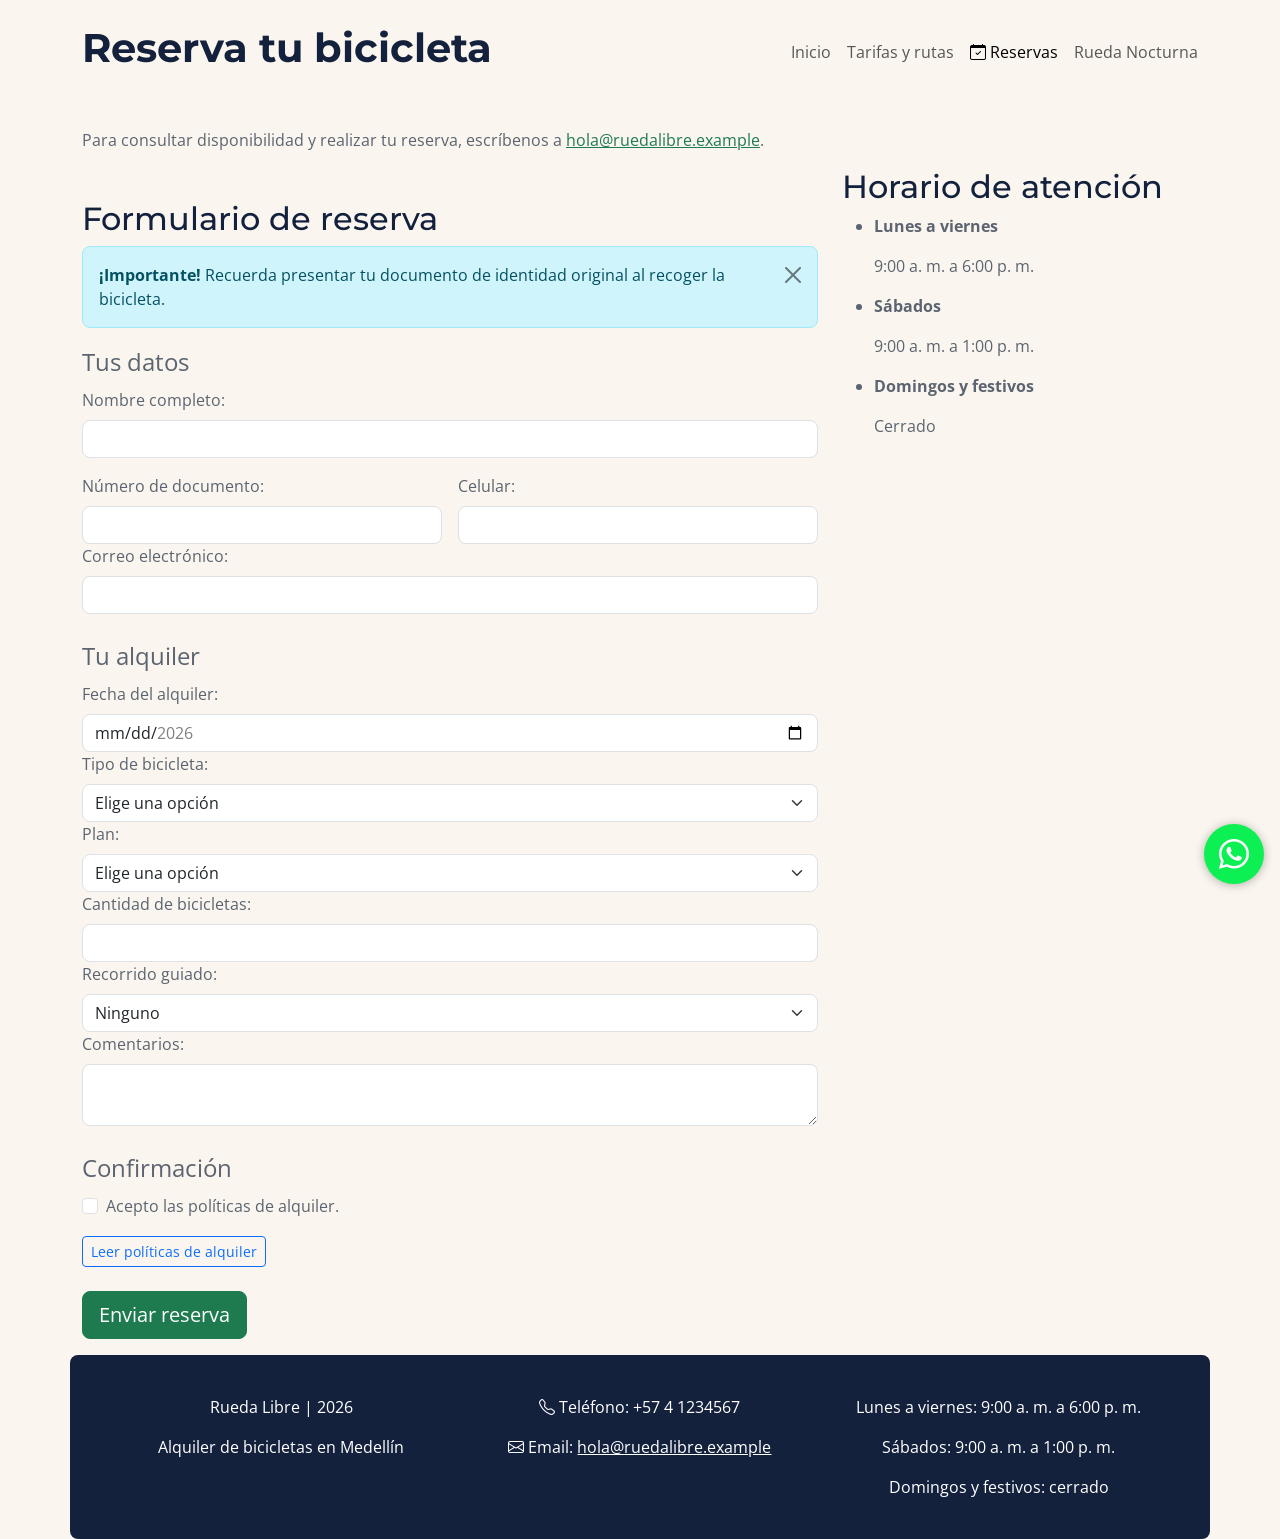
<file: paginas/reservas.html>
<!DOCTYPE html>
<html lang="es">

<head>
    <meta charset="UTF-8">
    <meta name="viewport" content="width=device-width, initial-scale=1.0">
    <meta name="description" content="Consulta cómo reservar tu bicicleta con Rueda Libre.">
    <title>Reservas | Rueda Libre</title>
    <link href="https://cdn.jsdelivr.net/npm/bootstrap@5.3.9/dist/css/bootstrap.min.css" rel="stylesheet"
        integrity="sha384-yEPZ7jP9S0QKiUQ0m3jjsO4ProIW7wvR9gXkI7JOGa2XVsw53Yke2bsdkBbjmmiX" crossorigin="anonymous">
    <link rel="preconnect" href="https://fonts.googleapis.com">
    <link rel="preconnect" href="https://fonts.gstatic.com" crossorigin>

    <link
        href="https://fonts.googleapis.com/css2?family=Montserrat:wght@400;500;600;700&family=Open+Sans:wght@400;600;700&display=swap"
        rel="stylesheet">
    <link rel="stylesheet" href="https://cdnjs.cloudflare.com/ajax/libs/font-awesome/6.5.1/css/all.min.css">
    <link rel="stylesheet" href="https://cdn.jsdelivr.net/npm/bootstrap-icons@1.13.1/font/bootstrap-icons.min.css">
    <link rel="stylesheet" href="../css/styles.css">
</head>

<body>
    <header class="container py-4">
        <div class="row align-items-center g-3">
            <div class="col-12 col-lg-5">
                <h1>Reserva tu bicicleta</h1>
            </div>


            <nav class="navbar navbar-expand-lg col-12 col-lg-7">
                <button class="navbar-toggler" type="button" data-bs-toggle="collapse" data-bs-target="#menuPrincipal"
                    aria-controls="menuPrincipal" aria-expanded="false" aria-label="Abrir menú de navegación">
                    <span class="navbar-toggler-icon"></span>
                </button>

                <div class="collapse navbar-collapse" id="menuPrincipal">
                    <ul class="navbar-nav ms-lg-auto mb-2 mb-lg-0">
                        <li class="nav-item">
                            <a class="nav-link" href="../index.html">Inicio</a>
                        </li>

                        <li class="nav-item">
                            <a class="nav-link" href="./tarifas.html">Tarifas y rutas</a>
                        </li>

                        <li class="nav-item">
                            <a class="nav-link active" aria-current="page" href="./reservas.html">
                                <i class="bi bi-calendar-check" aria-hidden="true"></i>
                                Reservas
                            </a>
                        </li>

                        <li class="nav-item">
                            <a class="nav-link" href="../nocturna/index.html">
                                Rueda Nocturna
                            </a>
                        </li>
                    </ul>
                </div>
            </nav>

        </div>
    </header>

    <main class="container mt-4">
        <p>Para consultar disponibilidad y realizar tu reserva, escríbenos a
            <a href="mailto:hola@ruedalibre.example">hola@ruedalibre.example</a>.
        </p>

        <div class="row g-4">
            <div class="col-12 col-md-8">
                <section class="formulario">
                    <h2>Formulario de reserva</h2>


                    <div class="alert alert-info alert-dismissible fade show" role="alert">

                        <strong>¡Importante!</strong>
                        Recuerda presentar tu documento de identidad original
                        al recoger la bicicleta.

                        <button type="button" class="btn-close" data-bs-dismiss="alert" aria-label="Cerrar aviso">
                        </button>
                    </div>


                    <form method="post" class="needs-validation" novalidate>
                        <fieldset class="mb-4">
                            <legend>Tus datos</legend>

                            <div class="mb-3">
                                <label class="form-label" for="nombre">Nombre completo:</label>
                                <input class="form-control" type="text" id="nombre" name="nombre" minlength="3"
                                    required>

                                <div class="invalid-feedback">
                                    Ingresa tu nombre completo con al menos 3 caracteres.
                                </div>
                            </div>

                            <div class="row g-3">
                                <div class="col-12 col-sm-6">
                                    <label class="form-label" for="documento">Número de documento:</label>
                                    <input class="form-control" type="text" id="documento" name="documento"
                                        inputmode="numeric" pattern="[0-9]*" maxlength="10" minlength="6"
                                        title="Escribe entre 6 y 10 números, sin puntos ni espacios. No se admiten letras."
                                        required>

                                    <div class="invalid-feedback">
                                        Ingresa un documento de 6 a 10 números, sin letras, puntos ni espacios.
                                    </div>
                                </div>

                                <div class="col-12 col-sm-6">
                                    <label class="form-label" for="celular">Celular:</label>
                                    <input class="form-control" type="tel" id="celular" name="celular"
                                        inputmode="numeric" maxlength="10" minlength="10" pattern="^3[0-9]*"
                                        title="Debe iniciar su número por 3 y debe contener 10 digitos" required>

                                    <div class="invalid-feedback">
                                        Ingresa un celular de 10 dígitos que comience por 3, sin letras ni espacios.
                                    </div>
                                </div>
                            </div>
                            <label class="form-label" for="correo">Correo electrónico:</label>
                            <input class="form-control" type="email" id="correo" name="correo" required>
                            <div class="invalid-feedback">
                                Ingresa un correo electrónico válido, por ejemplo:
                                nombre@correo.com.
                            </div>
                        </fieldset>

                        <fieldset class="mb-4">
                            <legend>Tu alquiler</legend>

                            <label class="form-label" for="fecha">Fecha del alquiler:</label>
                            <input class="form-control" type="date" id="fecha" name="fecha" min="2026-11-01"
                                max="2026-12-31" required>

                            <div class="invalid-feedback">
                                Selecciona una fecha entre el 1 de noviembre
                                y el 31 de diciembre de 2026.
                            </div>

                            <label class="form-label" for="bicicleta">Tipo de bicicleta:</label>
                            <select class="form-select" id="bicicleta" name="bicicleta" required>
                                <option value="">Elige una opción</option>
                                <option value="urbana">Urbana</option>
                                <option value="montana">Montaña</option>
                                <option value="electrica">Eléctrica</option>
                            </select>

                            <div class="invalid-feedback">
                                Selecciona el tipo de bicicleta que deseas alquilar.
                            </div>

                            <label class="form-label" for="plan">Plan:</label>
                            <select class="form-select" id="plan" name="plan" required>
                                <option value="">Elige una opción</option>
                                <option value="1-hora">1 hora</option>
                                <option value="medio-dia">Medio día</option>
                                <option value="dia-completo">Día completo</option>
                            </select>

                            <div class="invalid-feedback">
                                Selecciona un plan de alquiler:
                                1 hora, medio día o día completo.
                            </div>

                            <label class="form-label" for="cantidad">Cantidad de bicicletas:</label>
                            <input class="form-control" type="number" id="cantidad" name="cantidad" min="1" max="6"
                                required>

                            <div class="invalid-feedback">
                                Ingresa una cantidad válida de 1 a 6 bicicletas.
                            </div>

                            <label class="form-label" for="recorrido">Recorrido guiado:</label>
                            <select class="form-select" id="recorrido" name="recorrido">
                                <option value="ninguno">Ninguno</option>
                                <option value="rio-parques">Río y Parques</option>
                                <option value="sabores-barrio">Sabores de barrio</option>
                                <option value="reto-palmas">Reto Las Palmas</option>
                            </select>

                            <label class="form-label" for="comentarios">Comentarios:</label>
                            <textarea class="form-control" id="comentarios" name="comentarios"
                                maxlength="300"></textarea>
                        </fieldset>

                        <fieldset class="mb-4">
                            <legend>Confirmación</legend>

                            <div class="form-check">
                                <input class="form-check-input" type="checkbox" id="politicas" name="acepta-politicas"
                                    required>
                                <label class="form-label" for="politicas">Acepto las políticas de alquiler.</label>

                                <div class="invalid-feedback">
                                    Debes aceptar las políticas de alquiler
                                    para poder enviar tu reserva.
                                </div>
                            </div>

                            <button type="button" class="btn btn-outline-primary btn-sm mt-2" data-bs-toggle="modal"
                                data-bs-target="#modalPoliticas">
                                Leer políticas de alquiler
                            </button>
                        </fieldset>

                        <button type="submit" class="btn btn-primary btn-lg">
                            Enviar reserva
                        </button>

                    </form>
                </section>
            </div>

            <div class="col-12 col-md-4">
                <aside>
                    <h2>Horario de atención</h2>
                    <ul>
                        <li>
                            <p><strong>Lunes a viernes</strong></p>
                            <p>9:00 a. m. a 6:00 p. m.</p>
                        </li>
                        <li>
                            <p><strong>Sábados</strong></p>
                            <p>9:00 a. m. a 1:00 p. m.</p>
                        </li>
                        <li>
                            <p><strong>Domingos y festivos</strong></p>
                            <p>Cerrado</p>
                        </li>
                    </ul>
                </aside>
            </div>
        </div>
    </main>

    <div class="modal fade" id="modalPoliticas" tabindex="-1" role="dialog" aria-labelledby="tituloModalPoliticas"
        aria-hidden="true">

        <div class="modal-dialog modal-dialog-centered">
            <div class="modal-content">

                <div class="modal-header">
                    <h2 class="modal-title fs-5" id="tituloModalPoliticas">
                        Políticas de alquiler
                    </h2>

                    <button type="button" class="btn-close" data-bs-dismiss="modal" aria-label="Cerrar políticas">
                    </button>
                </div>

                <div class="modal-body">
                    <ol>
                        <li>
                            Presenta tu documento de identidad original
                            al recoger la bicicleta.
                        </li>

                        <li>
                            Revisa la bicicleta con el asesor antes de salir.
                        </li>

                        <li>
                            Cada 15 minutos de retraso en la devolución
                            tienen un recargo de $5.000.
                        </li>

                        <li>
                            Los daños por mal uso se cobran según
                            el costo de la reparación.
                        </li>

                        <li>
                            Los menores de edad deben estar acompañados
                            por un adulto responsable.
                        </li>
                    </ol>
                </div>

                <div class="modal-footer">
                    <button type="button" class="btn btn-secondary" data-bs-dismiss="modal">
                        Cerrar
                    </button>
                </div>

            </div>
        </div>
    </div>


    <footer class="container row mx-auto py-4 g-3 text-center pie-rueda">
        <div class="col-12 col-md-4">
            <p>Rueda Libre | 2026</p>
            <p>Alquiler de bicicletas en Medellín</p>
        </div>

        <div class="col-12 col-md-4">

            <p>
                <i class="bi bi-telephone" aria-hidden="true"></i>
                Teléfono: +57 4 1234567
            </p>

            <p>
                <i class="bi bi-envelope" aria-hidden="true"></i>
                Email:
                <a href="mailto:hola@ruedalibre.example">
                    hola@ruedalibre.example
                </a>
            </p>

        </div>

        <div class="col-12 col-md-4">
            <p>Lunes a viernes: 9:00 a. m. a 6:00 p. m.</p>
            <p>Sábados: 9:00 a. m. a 1:00 p. m.</p>
            <p>Domingos y festivos: cerrado</p>
        </div>
    </footer>

    <a class="whatsapp" href="https://wa.me/573000000000" target="_blank" rel="noopener noreferrer"
        aria-label="Contactar a Rueda Libre por WhatsApp">

        <i class="bi bi-whatsapp" aria-hidden="true"></i>
    </a>

    <script>
        // Example starter JavaScript for disabling form submissions if there are invalid fields
        (() => {
            'use strict'

            // Fetch all the forms we want to apply custom Bootstrap validation styles to
            const forms = document.querySelectorAll('.needs-validation')

            // Loop over them and prevent submission
            Array.from(forms).forEach(form => {
                form.addEventListener('submit', event => {
                    if (!form.checkValidity()) {
                        event.preventDefault()
                        event.stopPropagation()
                    }

                    form.classList.add('was-validated')
                }, false)
            })
        })()
    </script>

    <script src="https://cdn.jsdelivr.net/npm/bootstrap@5.3.9/dist/js/bootstrap.bundle.min.js"
        integrity="sha384-WyOxWvTyr1QaMPfiPJSv76iReVthorl5uWlFtZPyK0IEB0hGzo9y5Bp9mYanr8Bu"
        crossorigin="anonymous"></script>
</body>

</html>
</file>
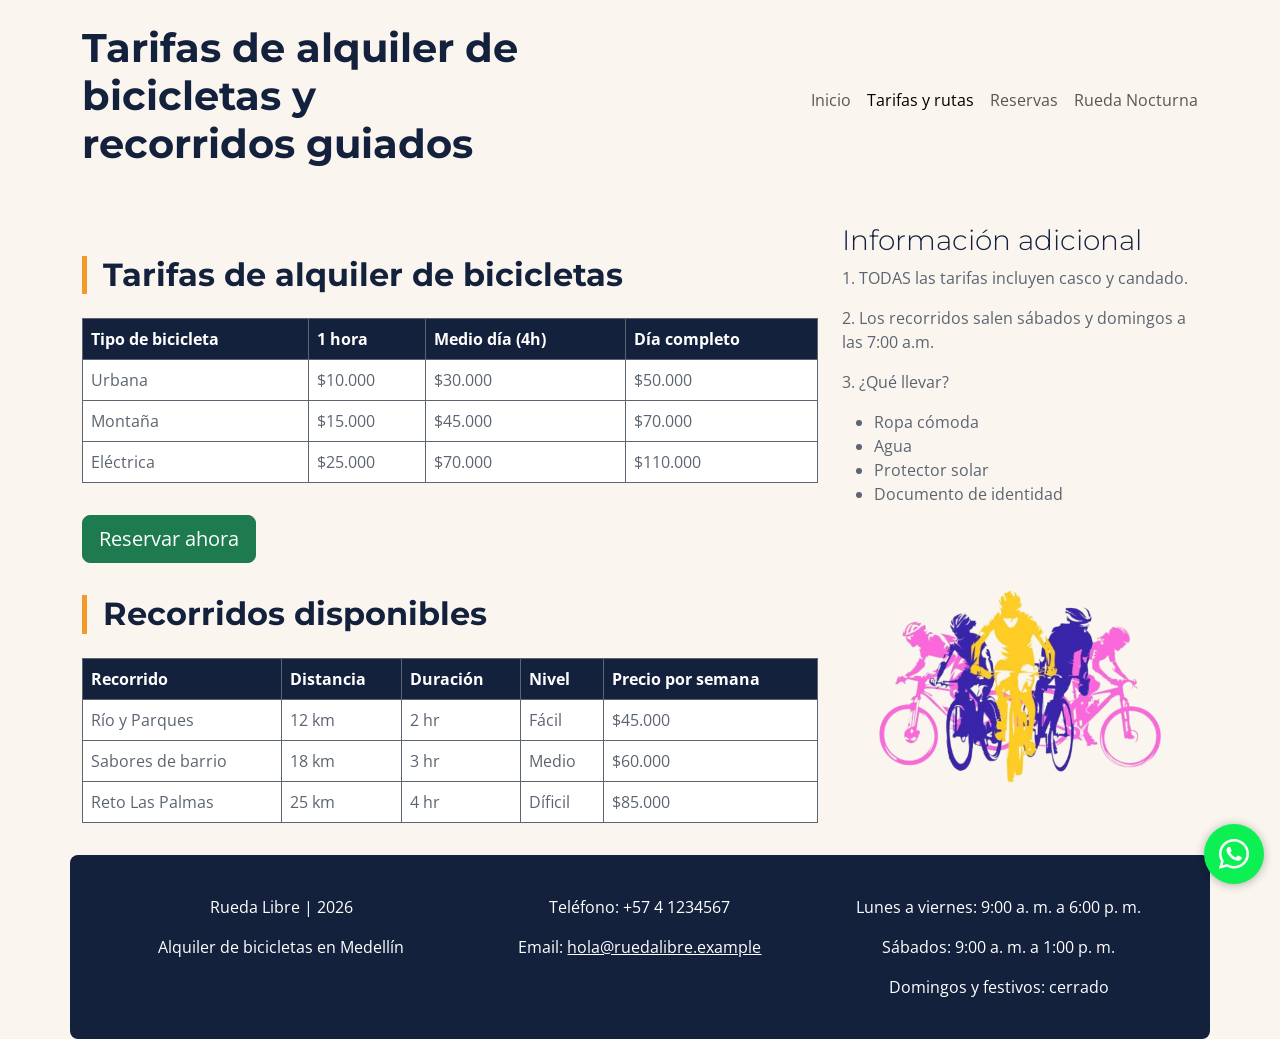
<file: paginas/tarifas.html>
<!DOCTYPE html>
<html lang="es">

<head>
    <meta charset="UTF-8">
    <meta name="viewport" content="width=device-width, initial-scale=1.0">
    <meta name="description"
        content="Descubre las tarifas de alquiler de bicicletas y los recorridos guiados que ofrece Rueda Libre en Medellín.">
    <title>Tarifas</title>
    <link rel="preconnect" href="https://fonts.googleapis.com">
    <link rel="preconnect" href="https://fonts.gstatic.com" crossorigin>
    <link
        href="https://fonts.googleapis.com/css2?family=Montserrat:wght@400;500;600;700&family=Open+Sans:wght@400;600;700&display=swap"
        rel="stylesheet">
    <link href="https://cdn.jsdelivr.net/npm/bootstrap@5.3.9/dist/css/bootstrap.min.css" rel="stylesheet"
        integrity="sha384-yEPZ7jP9S0QKiUQ0m3jjsO4ProIW7wvR9gXkI7JOGa2XVsw53Yke2bsdkBbjmmiX" crossorigin="anonymous">
    <link rel="stylesheet" href="https://cdnjs.cloudflare.com/ajax/libs/font-awesome/6.5.1/css/all.min.css">
    <link rel="stylesheet" href="https://cdn.jsdelivr.net/npm/bootstrap-icons@1.13.1/font/bootstrap-icons.min.css">
    <link rel="stylesheet" href="../css/styles.css">
</head>

<body>

    <header class="container py-4">
        <div class="row align-items-center g-3">
            <div class="col-12 col-lg-5">
                <h1>Tarifas de alquiler de bicicletas y recorridos guiados</h1>
            </div>


            <nav class="navbar navbar-expand-lg col-12 col-lg-7">
                <button class="navbar-toggler" type="button" data-bs-toggle="collapse" data-bs-target="#menuPrincipal"
                    aria-controls="menuPrincipal" aria-expanded="false" aria-label="Abrir menú de navegación">
                    <span class="navbar-toggler-icon"></span>
                </button>

                <div class="collapse navbar-collapse" id="menuPrincipal">
                    <ul class="navbar-nav ms-lg-auto mb-2 mb-lg-0">
                        <li class="nav-item">
                            <a class="nav-link" href="../index.html">Inicio</a>
                        </li>

                        <li class="nav-item">
                            <a class="nav-link active" aria-current="page" href="./tarifas.html">Tarifas y rutas</a>
                        </li>

                        <li class="nav-item">
                            <a class="nav-link" href="./reservas.html">Reservas</a>
                        </li>

                        <li class="nav-item">
                            <a class="nav-link" href="../nocturna/index.html">
                                Rueda Nocturna
                            </a>
                        </li>
                    </ul>
                </div>
            </nav>

        </div>
    </header>

    <main class="container mt-4">
        <div class="row g-4">
            <div class="col-12 col-lg-8">
                <section>
                    <h2 class="titulo-seccion">Tarifas de alquiler de bicicletas</h2>
                    <div class="table-responsive">
                        <table id="tarifas" class="table">
                            <thead>
                                <tr>
                                    <th>Tipo de bicicleta</th>
                                    <th>1 hora</th>
                                    <th>Medio día (4h)</th>
                                    <th>Día completo</th>
                                </tr>
                            </thead>
                            <tbody>
                                <tr>
                                    <td>Urbana</td>
                                    <td>$10.000</td>
                                    <td>$30.000</td>
                                    <td>$50.000</td>
                                </tr>
                                <tr>
                                    <td>Montaña</td>
                                    <td>$15.000</td>
                                    <td>$45.000</td>
                                    <td>$70.000</td>
                                </tr>
                                <tr>
                                    <td>Eléctrica</td>
                                    <td>$25.000</td>
                                    <td>$70.000</td>
                                    <td>$110.000</td>
                                </tr>
                            </tbody>
                        </table>
                    </div>

                    <p class="mt-3">
                        <a class="btn btn-primary btn-lg" href="./reservas.html">Reservar ahora</a>
                    </p>

                </section>

                <section class="mt-4">
                    <h2 class="titulo-seccion">Recorridos disponibles</h2>
                    <div class="table-responsive">
                        <table id="recorridos" class="table">
                            <thead>
                                <tr>
                                    <th>Recorrido</th>
                                    <th>Distancia</th>
                                    <th>Duración</th>
                                    <th>Nivel</th>
                                    <th>Precio por semana</th>
                                </tr>
                            </thead>
                            <tbody>
                                <tr>
                                    <td>Río y Parques</td>
                                    <td>12 km</td>
                                    <td>2 hr</td>
                                    <td>Fácil</td>
                                    <td>$45.000</td>
                                </tr>
                                <tr>
                                    <td>Sabores de barrio</td>
                                    <td>18 km</td>
                                    <td>3 hr</td>
                                    <td>Medio</td>
                                    <td>$60.000</td>
                                </tr>
                                <tr>
                                    <td>Reto Las Palmas</td>
                                    <td>25 km</td>
                                    <td>4 hr</td>
                                    <td>Díficil</td>
                                    <td>$85.000</td>
                                </tr>
                            </tbody>
                        </table>
                    </div>
                </section>
            </div>

            <div class="col-12 col-lg-4">
                <aside>
                    <h3>Información adicional</h3>
                    <p>1. TODAS las tarifas incluyen casco y candado.</p>
                    <p>2. Los recorridos salen sábados y domingos a las 7:00 a.m.</p>
                    <p>3. ¿Qué llevar?</p>
                    <ul>
                        <li>Ropa cómoda</li>
                        <li>Agua</li>
                        <li>Protector solar</li>
                        <li>Documento de identidad</li>
                    </ul>
                </aside>
                <img src="../img/portada.png" alt="Logo bicicleta" class="img-fluid mt-4">
            </div>
        </div>


    </main>

    <footer class="container row mx-auto py-4 g-3 text-center pie-rueda">
        <div class="col-12 col-md-4">
            <p>Rueda Libre | 2026</p>
            <p>Alquiler de bicicletas en Medellín</p>
        </div>

        <div class="col-12 col-md-4">
            <p>Teléfono: +57 4 1234567</p>
            <p>Email: <a href="mailto:hola@ruedalibre.example">hola@ruedalibre.example</a></p>
        </div>

        <div class="col-12 col-md-4">
            <p>Lunes a viernes: 9:00 a. m. a 6:00 p. m.</p>
            <p>Sábados: 9:00 a. m. a 1:00 p. m.</p>
            <p>Domingos y festivos: cerrado</p>
        </div>
    </footer>

    <a class="whatsapp" href="https://wa.me/573000000000" target="_blank" rel="noopener noreferrer"
        aria-label="Contactar a Rueda Libre por WhatsApp">

        <i class="bi bi-whatsapp" aria-hidden="true"></i>
    </a>
    <script src="https://cdn.jsdelivr.net/npm/bootstrap@5.3.9/dist/js/bootstrap.bundle.min.js"
        integrity="sha384-WyOxWvTyr1QaMPfiPJSv76iReVthorl5uWlFtZPyK0IEB0hGzo9y5Bp9mYanr8Bu"
        crossorigin="anonymous"></script>
</body>

</html>
</file>
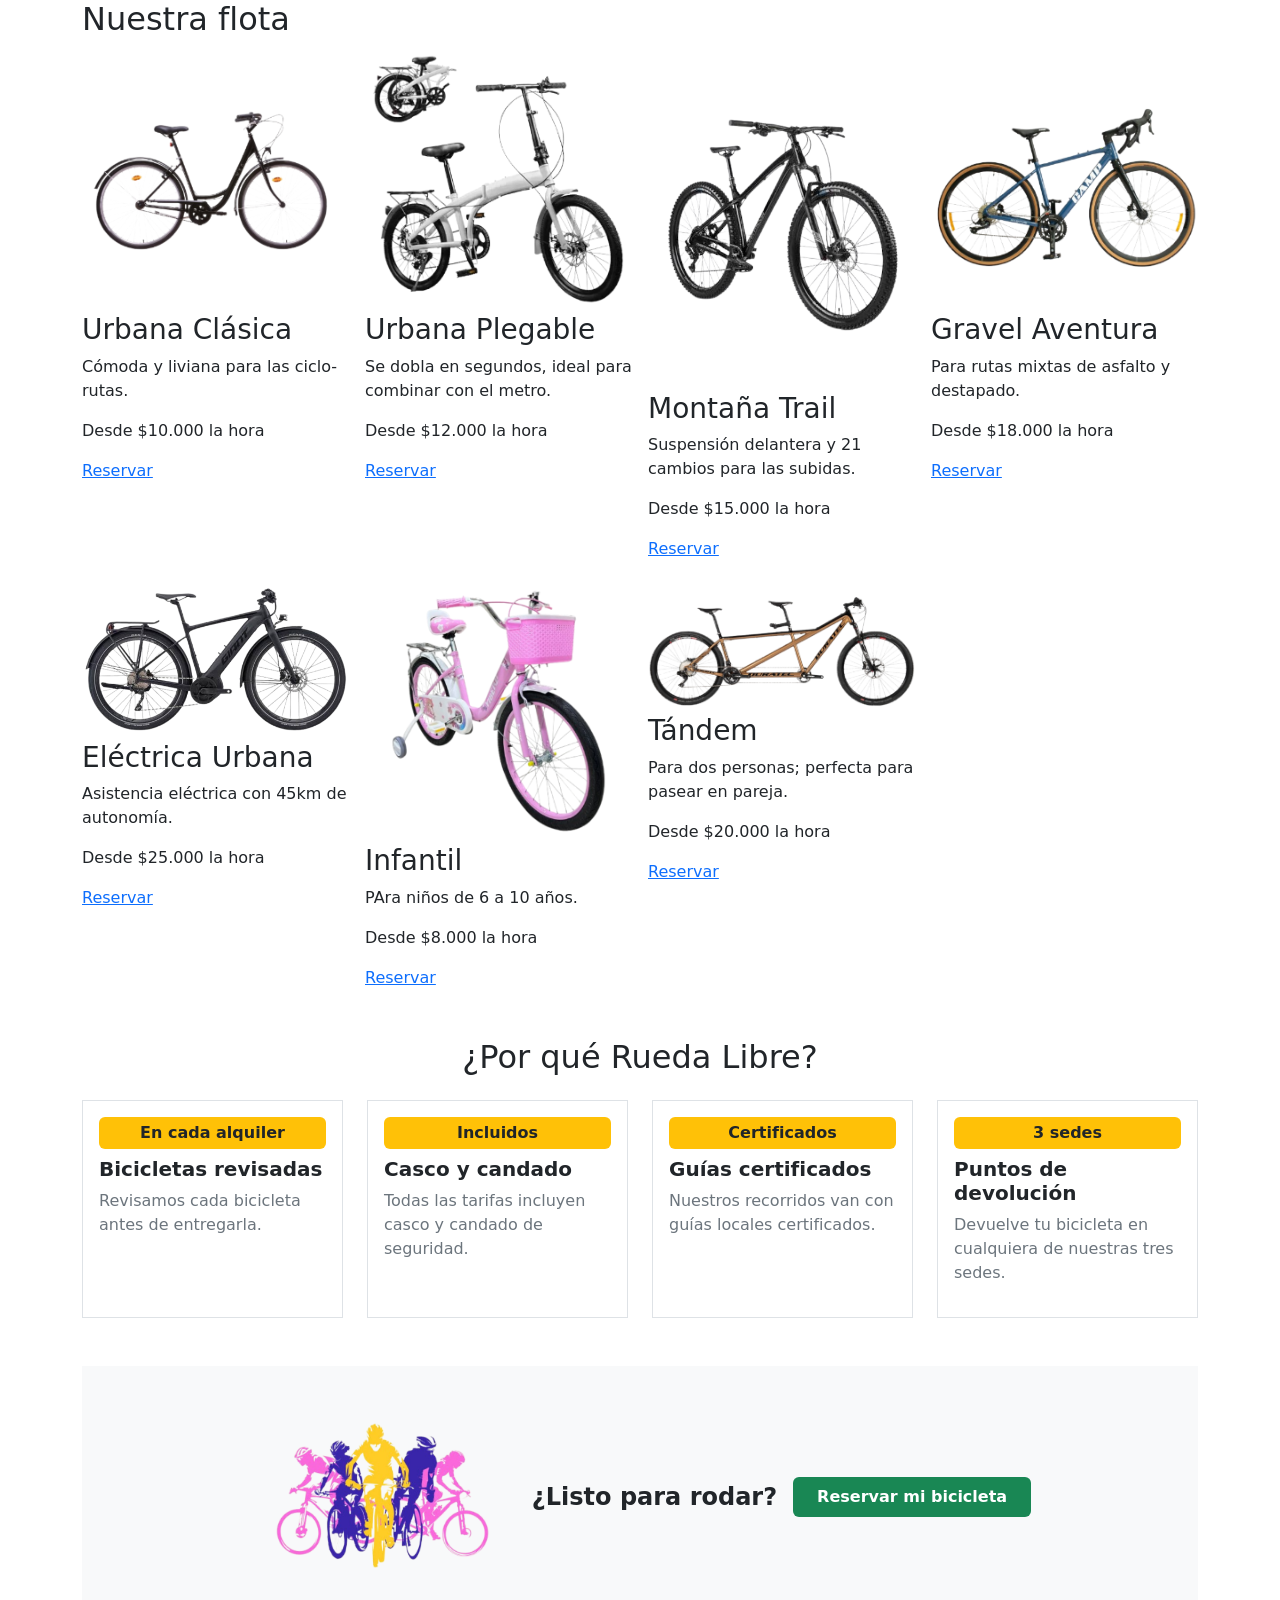
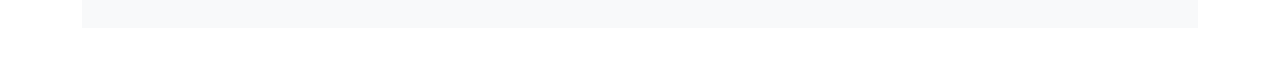
<file: pruebas/catalogo-bootstrap.html>
<!DOCTYPE html>
<html lang="es">

<head>
    <meta charset="UTF-8">
    <meta name="viewport" content="width=device-width, initial-scale=1.0">
    <title>Pruebas</title>
    <link href="https://cdn.jsdelivr.net/npm/bootstrap@5.3.9/dist/css/bootstrap.min.css" rel="stylesheet"
        integrity="sha384-yEPZ7jP9S0QKiUQ0m3jjsO4ProIW7wvR9gXkI7JOGa2XVsw53Yke2bsdkBbjmmiX" crossorigin="anonymous">

</head>

<body>
    <section class="container">
        <h2> Nuestra flota </h2>
        <div class="row g-3">
            <article class="col-12 col-sm-6 col-lg-4 col-xl-3">
                <img class="img-fluid" src="../img/urbanaClasica.png" alt="Bicicleta urbana clásica">
                <h3>Urbana Clásica</h3>
                <p>Cómoda y liviana para las ciclo-rutas.</p>
                <p>Desde $10.000 la hora</p>
                <a class="boton-reserva" href="../paginas/reservas.html">Reservar</a>
            </article>
            <article class="col-12 col-sm-6 col-lg-4 col-xl-3">
                <img class="img-fluid" src="../img/urbanaPlegable.png" alt="Bicicleta urbana plegable">
                <h3>Urbana Plegable</h3>
                <p>Se dobla en segundos, ideal para combinar con el metro.</p>
                <p>Desde $12.000 la hora</p>
                <a class="boton-reserva" href="../paginas/reservas.html">Reservar</a>
            </article>
            <article class="col-12 col-sm-6 col-lg-4 col-xl-3">
                <img class="img-fluid" src="../img/montaTrail.png" alt="Bicicleta Montaña Trail">
                <h3>Montaña Trail</h3>
                <p>Suspensión delantera y 21 cambios para las subidas.</p>
                <p>Desde $15.000 la hora</p>
                <a class="boton-reserva" href="../paginas/reservas.html">Reservar</a>
            </article>
            <article class="col-12 col-sm-6 col-lg-4 col-xl-3">
                <img class="img-fluid" src="../img/gravelAventura.png" alt="Bicicleta Gravel Aventura">
                <h3>Gravel Aventura</h3>
                <p>Para rutas mixtas de asfalto y destapado.</p>
                <p>Desde $18.000 la hora</p>
                <a class="boton-reserva" href="../paginas/reservas.html">Reservar</a>
            </article>
            <article class="col-12 col-sm-6 col-lg-4 col-xl-3">
                <img class="img-fluid" src="../img/electricaUrbana.png" alt="Bicicleta Eléctrica Urbana">
                <h3>Eléctrica Urbana</h3>
                <p>Asistencia eléctrica con 45km de autonomía.</p>
                <p>Desde $25.000 la hora</p>
                <a class="boton-reserva" href="../paginas/reservas.html">Reservar</a>
            </article>
            <article class="col-12 col-sm-6 col-lg-4 col-xl-3">
                <img class="img-fluid" src="../img/infantil.png" alt="Bicicleta Infantil">
                <h3>Infantil</h3>
                <p>PAra niños de 6 a 10 años.</p>
                <p>Desde $8.000 la hora</p>
                <a class="boton-reserva" href="../paginas/reservas.html">Reservar</a>
            </article>
            <article class="col-12 col-sm-6 col-lg-4 col-xl-3">
                <img class="img-fluid" src="../img/tandem.png" alt="Bicicleta tándem">
                <h3>Tándem</h3>
                <p>Para dos personas; perfecta para pasear en pareja.</p>
                <p>Desde $20.000 la hora</p>
                <a class="boton-reserva" href="../paginas/reservas.html">Reservar</a>
            </article>
        </div>
    </section>

    <section class="container my-5">
        <h2 class="text-center text-dark mb-4">¿Por qué Rueda Libre?</h2>
        <div class="row g-4">
            <div class="col-12 col-md-6 col-lg-3">
                <div class="border p-3 h-100">
                    <p class="bg-warning text-dark fw-bold p-1 mb-2 rounded text-center">En cada alquiler</p>
                    <h3 class="fs-5 fw-bold text-dark">Bicicletas revisadas</h3>
                    <p class="text-secondary">Revisamos cada bicicleta antes de entregarla.</p>
                </div>
            </div>
            <div class="col-12 col-md-6 col-lg-3">
                <div class="border p-3 h-100 ">
                    <p class="bg-warning text-dark fw-bold p-1 mb-2 rounded text-center">Incluidos</p>
                    <h3 class="fs-5 fw-bold text-dark">Casco y candado</h3>
                    <p class="text-secondary">Todas las tarifas incluyen casco y candado de seguridad.</p>
                </div>
            </div>
            <div class="col-12 col-md-6 col-lg-3">
                <div class="border p-3 h-100">
                    <p class="bg-warning text-dark fw-bold p-1 mb-2 rounded text-center">Certificados</p>
                    <h3 class="fs-5 fw-bold text-dark">Guías certificados</h3>
                    <p class="text-secondary">Nuestros recorridos van con guías locales certificados.</p>
                </div>
            </div>
            <div class="col-12 col-md-6 col-lg-3">
                <div class="border p-3 h-100">
                    <p class="bg-warning text-dark fw-bold p-1 mb-2 rounded text-center">3 sedes</p>
                    <h3 class="fs-5 fw-bold text-dark">Puntos de devolución</h3>
                    <p class="text-secondary">Devuelve tu bicicleta en cualquiera de nuestras tres sedes.</p>
                </div>
            </div>
        </div>
    </section>

    <section class="container my-5">
        <div class="d-flex flex-column flex-md-row justify-content-center align-items-center gap-3 p-4 bg-light">
           <img class="d-none d-md-block w-25" src="../img/portada.png" alt="">
            <p class="fs-4 fw-bold mb-0">¿Listo para rodar?</p>
            <a class="bg-success text-white px-4 py-2 rounded text-decoration-none fw-bold" href="../paginas/reservas.html">Reservar mi bicicleta</a>
        </div>
    </section>

    <script src="https://cdn.jsdelivr.net/npm/bootstrap@5.3.9/dist/js/bootstrap.bundle.min.js"
        integrity="sha384-WyOxWvTyr1QaMPfiPJSv76iReVthorl5uWlFtZPyK0IEB0hGzo9y5Bp9mYanr8Bu"
        crossorigin="anonymous"></script>
</body>

</html>
</file>
<file: css/styles.css>
/* VARIABLES */
:root {
    --verde-ruta: #1E7A4F;
    --naranja-pedal: #F39A2B;
    --azul-noche: #14213D;
    --crema: #FAF6EF;
    --gris-asfalto: #5B6470;
    --blanco: #FFFFFF;
    --amarillo-farol: #FFD166;

    --fuente-titulos: 'Montserrat', sans-serif;
    --fuente-textos: 'Open Sans', sans-serif;

    --espaciado-pequeno: 0.5rem;
    --espaciado-mediano: 1rem;
    --espaciado-grande: 2rem;

    --bs-primary: var(--verde-ruta);
    --bs-primary-rgb: 30, 122, 79;

    --bs-body-font-family: var(--fuente-textos);

    --bs-link-color: var(--verde-ruta);
    --bs-link-color-rgb: 30, 122, 79;

    --bs-border-radius: 0.5rem;

    scroll-behavior: auto;
}


/* TIPOGRAFÍA Y COLORES GENERALES */

body {
    font-family: var(--fuente-textos);
    color: var(--gris-asfalto);
    background-color: var(--crema);
}


/* TÍTULOS */

h1,
h2,
h3,
h4,
h5,
h6 {
    font-family: var(--fuente-titulos);
    color: var(--azul-noche);
}

h1 {
    font-weight: 700;
}

h2 {
    font-weight: 500;
}

h3,
h4,
h5,
h6 {
    font-weight: 300;
}

a {
    color: var(--verde-ruta);
}


/* NAVEGACIÓN */

#menu a {
    color: var(--gris-asfalto);
    text-decoration: none;
}

#menu a.activo {
    color: var(--verde-ruta);
    font-weight: 600;
    border-bottom: 3px solid var(--verde-ruta);
}

#menu a:hover {
    color: var(--azul-noche);
    text-decoration: underline;
}

#menu a:focus-visible {
    outline: 3px solid var(--azul-noche);
    outline-offset: 3px;
}


/* BOTONES */

.boton-reserva {
    display: inline-block;
    background-color: var(--verde-ruta);
    color: var(--blanco);
    padding: var(--espaciado-pequeno) var(--espaciado-grande);
    text-decoration: none;
    border: none;
    border-radius: 5px;
}

.boton-reserva:hover {
    background-color: var(--azul-noche);
}

.boton-reserva:focus-visible,
.btn:focus-visible {
    outline: 3px solid var(--azul-noche);
    outline-offset: 3px;
}


/* FORMULARIOS */

input,
select,
textarea {
    border: 2px solid var(--gris-asfalto);
    max-width: 100%;
}

input:hover,
select:hover,
textarea:hover {
    border-color: var(--verde-ruta);
}

input:focus-visible,
select:focus-visible,
textarea:focus-visible {
    outline: 3px solid var(--azul-noche);
    outline-offset: 2px;
}


/* TABLAS */

.table {
    width: 100%;
    border-collapse: collapse;
    color: var(--gris-asfalto);
    border-color: var(--gris-asfalto);
}

.table thead th {
    background-color: var(--azul-noche);
    color: var(--blanco);
    padding: var(--espaciado-pequeno);
    font-size: 1rem;
    border: 1px solid var(--gris-asfalto);
}

.table tbody td {
    background-color: var(--blanco);
    color: var(--gris-asfalto);
    padding: var(--espaciado-pequeno);
    font-size: 1rem;
    border: 1px solid var(--gris-asfalto);
}


/* WHATSAPP */

.whatsapp {
    position: fixed;
    bottom: var(--espaciado-mediano);
    right: var(--espaciado-mediano);
    width: 60px;
    height: 60px;
    line-height: 60px;
    background-color: #0df053;
    color: #fff;
    border-radius: 50px;
    text-align: center;
    font-size: 30px;
    box-shadow: 0px 1px 10px rgba(0, 0, 0, 0.3);
    z-index: 100;
}

.whatsapp:hover {
    text-decoration: none;
    color: #0df053;
    background-color: #fff;
}

/* IMÁGENES DE LAS RUTAS Y DEL CARRUSEL*/

.imagen-ruta {
    width: 100%;
    height: 200px;
    object-fit: cover;
}

.imagen-promocion {
    height: 300px;
    object-fit: contain;
}

section {
    margin-top: var(--espaciado-grande);
    margin-bottom: var(--espaciado-grande);
}


/* BOTÓN PRINCIPAL - VERDE RUTA */
.btn-primary {
    --bs-btn-color: #FFFFFF;
    --bs-btn-bg: var(--verde-ruta);
    --bs-btn-border-color: var(--verde-ruta);

    --bs-btn-hover-color: #FFFFFF;
    --bs-btn-hover-bg: #17613F;
    --bs-btn-hover-border-color: #17613F;

    --bs-btn-active-color: #FFFFFF;
    --bs-btn-active-bg: #124D32;
    --bs-btn-active-border-color: #124D32;

    --bs-btn-disabled-color: #FFFFFF;
    --bs-btn-disabled-bg: var(--verde-ruta);
    --bs-btn-disabled-border-color: var(--verde-ruta);
}



/* BOTÓN PERSONALIZADO - NARANJA PEDAL */
.btn-naranja-pedal {
    --bs-btn-color: var(--azul-noche);
    --bs-btn-bg: var(--naranja-pedal);
    --bs-btn-border-color: var(--naranja-pedal);

    --bs-btn-hover-color: #FFFFFF;
    --bs-btn-hover-bg: #8A4700;
    --bs-btn-hover-border-color: #8A4700;

    --bs-btn-active-color: #FFFFFF;
    --bs-btn-active-bg: #713A00;
    --bs-btn-active-border-color: #713A00;

    --bs-btn-disabled-color: var(--azul-noche);
    --bs-btn-disabled-bg: var(--naranja-pedal);
    --bs-btn-disabled-border-color: var(--naranja-pedal);
}



/* UTILIDADES PRIMARIAS DE BOOTSTRAP 5.3 */
:root {
    --bs-primary-rgb: 30, 122, 79;
}

body .text-primary {
    --bs-text-opacity: 1;
    color: rgba(var(--bs-primary-rgb), var(--bs-text-opacity));
}

body .bg-primary {
    --bs-bg-opacity: 1;
    background-color: rgba(var(--bs-primary-rgb), var(--bs-bg-opacity));
}


/* PORTADA PRINCIPAL */
.portada-rueda {
    background-color: var(--azul-noche);
    color: var(--crema);
    padding: 3rem 2rem;
    border-radius: var(--bs-border-radius);
}

.portada-rueda h2,
.portada-rueda h3 {
    color: var(--blanco);
}

/* TÍTULOS */
.titulo-seccion {
    color: var(--azul-noche);
    font-family: var(--fuente-titulos);
    font-weight: 700;
    border-left: 5px solid var(--naranja-pedal);
    padding-left: 1rem;
    margin-bottom: 1.5rem;
}


/* PIE DE PÁGINA */
.pie-rueda {
    background-color: var(--azul-noche);
    color: var(--blanco);
    padding: 2rem;
    border-radius: var(--bs-border-radius);
}

.pie-rueda a {
    color: var(--blanco);
    text-decoration: underline;
}

.pie-rueda a:hover {
    color: var(--naranja-pedal);
}
</file>
<file: nocturna/src/output.css>
/*! tailwindcss v4.3.5 | MIT License | https://tailwindcss.com */
@import "https://fonts.googleapis.com/css2?family=Montserrat:wght@400;700&family=Open+Sans:wght@400;600;700&display=swap";@layer properties{@supports (((-webkit-hyphens:none)) and (not (margin-trim:block))) or ((-moz-orient:inline) and (not (color:rgb(from red r g b)))){*,:before,:after,::backdrop{--tw-space-y-reverse:0;--tw-border-style:solid;--tw-leading:initial;--tw-font-weight:initial;--tw-tracking:initial;--tw-shadow:0 0 #0000;--tw-shadow-color:initial;--tw-shadow-alpha:100%;--tw-inset-shadow:0 0 #0000;--tw-inset-shadow-color:initial;--tw-inset-shadow-alpha:100%;--tw-ring-color:initial;--tw-ring-shadow:0 0 #0000;--tw-inset-ring-color:initial;--tw-inset-ring-shadow:0 0 #0000;--tw-ring-inset:initial;--tw-ring-offset-width:0px;--tw-ring-offset-color:#fff;--tw-ring-offset-shadow:0 0 #0000}}}@layer theme{:root,:host{--font-sans:-apple-system, BlinkMacSystemFont, "Segoe UI", Roboto, "Helvetica Neue", "Noto Sans", Arial, sans-serif, "Apple Color Emoji", "Segoe UI Emoji", "Segoe UI Symbol", "Noto Color Emoji";--font-mono:ui-monospace, SFMono-Regular, Menlo, Monaco, Consolas, "Liberation Mono", "Courier New", monospace;--color-orange-400:oklch(75% .183 55.934);--color-green-400:oklch(79.2% .209 151.711);--color-slate-300:oklch(86.9% .022 252.894);--color-slate-900:oklch(20.8% .042 265.755);--color-slate-950:oklch(12.9% .042 264.695);--color-black:#000;--color-white:#fff;--spacing:.25rem;--container-2xl:42rem;--container-4xl:56rem;--container-6xl:72rem;--text-sm:.875rem;--text-sm--line-height:calc(1.25 / .875);--text-base:1rem;--text-base--line-height:calc(1.5 / 1);--text-lg:1.125rem;--text-lg--line-height:calc(1.75 / 1.125);--text-xl:1.25rem;--text-xl--line-height:calc(1.75 / 1.25);--text-2xl:1.5rem;--text-2xl--line-height:calc(2 / 1.5);--text-3xl:1.875rem;--text-3xl--line-height:calc(2.25 / 1.875);--text-4xl:2.25rem;--text-4xl--line-height:calc(2.5 / 2.25);--text-5xl:3rem;--text-5xl--line-height:1;--font-weight-normal:400;--font-weight-semibold:600;--font-weight-bold:700;--tracking-tight:-.025em;--tracking-widest:.1em;--leading-relaxed:1.625;--radius-lg:.5rem;--radius-2xl:1rem;--default-font-family:var(--font-sans);--default-mono-font-family:var(--font-mono);--color-verde-ruta:#1e7a4f;--color-naranja-pedal:#f39a2b;--color-azul-noche:#14213d;--color-crema:#faf6ef;--color-amarillo-farol:#ffd166;--font-titulos:"Montserrat", sans-serif;--font-textos:"Open Sans", sans-serif}}@layer base{*,:after,:before,::backdrop{box-sizing:border-box;border:0 solid;margin:0;padding:0}::file-selector-button{box-sizing:border-box;border:0 solid;margin:0;padding:0}html,:host{-webkit-text-size-adjust:100%;tab-size:4;line-height:1.5;font-family:var(--default-font-family,-apple-system, BlinkMacSystemFont, "Segoe UI", Roboto, "Helvetica Neue", "Noto Sans", Arial, sans-serif, "Apple Color Emoji", "Segoe UI Emoji", "Segoe UI Symbol", "Noto Color Emoji");font-feature-settings:var(--default-font-feature-settings,normal);font-variation-settings:var(--default-font-variation-settings,normal);-webkit-tap-highlight-color:transparent}hr{height:0;color:inherit;border-top-width:1px}abbr:where([title]){-webkit-text-decoration:underline dotted;text-decoration:underline dotted}h1,h2,h3,h4,h5,h6{font-size:inherit;font-weight:inherit}a{color:inherit;-webkit-text-decoration:inherit;-webkit-text-decoration:inherit;-webkit-text-decoration:inherit;text-decoration:inherit}b,strong{font-weight:bolder}code,kbd,samp,pre{font-family:var(--default-mono-font-family,ui-monospace, SFMono-Regular, Menlo, Monaco, Consolas, "Liberation Mono", "Courier New", monospace);font-feature-settings:var(--default-mono-font-feature-settings,normal);font-variation-settings:var(--default-mono-font-variation-settings,normal);font-size:1em}small{font-size:80%}sub,sup{vertical-align:baseline;font-size:75%;line-height:0;position:relative}sub{bottom:-.25em}sup{top:-.5em}table{text-indent:0;border-color:inherit;border-collapse:collapse}:-moz-focusring:where(:not(iframe)){outline:auto}progress{vertical-align:baseline}summary{display:list-item}ol,ul,menu{list-style:none}img,svg,video,canvas,audio,iframe,embed,object{vertical-align:middle;display:block}img,video{max-width:100%;height:auto}button,input,select,optgroup,textarea{font:inherit;font-feature-settings:inherit;font-variation-settings:inherit;letter-spacing:inherit;color:inherit;opacity:1;background-color:#0000;border-radius:0}::file-selector-button{font:inherit;font-feature-settings:inherit;font-variation-settings:inherit;letter-spacing:inherit;color:inherit;opacity:1;background-color:#0000;border-radius:0}:where(select:is([multiple],[size])) optgroup{font-weight:bolder}:where(select:is([multiple],[size])) optgroup option{padding-inline-start:20px}::file-selector-button{margin-inline-end:4px}::placeholder{opacity:1}@supports (not ((-webkit-appearance:-apple-pay-button))) or (contain-intrinsic-size:1px){::placeholder{color:currentColor}@supports (color:color-mix(in lab, red, red)){::placeholder{color:color-mix(in oklab, currentcolor 50%, transparent)}}}textarea{resize:vertical}::-webkit-search-decoration{-webkit-appearance:none}::-webkit-date-and-time-value{min-height:1lh;text-align:inherit}::-webkit-datetime-edit{display:inline-flex}::-webkit-datetime-edit-fields-wrapper{padding:0}::-webkit-datetime-edit{padding-block:0}::-webkit-datetime-edit-year-field{padding-block:0}::-webkit-datetime-edit-month-field{padding-block:0}::-webkit-datetime-edit-day-field{padding-block:0}::-webkit-datetime-edit-hour-field{padding-block:0}::-webkit-datetime-edit-minute-field{padding-block:0}::-webkit-datetime-edit-second-field{padding-block:0}::-webkit-datetime-edit-millisecond-field{padding-block:0}::-webkit-datetime-edit-meridiem-field{padding-block:0}::-webkit-calendar-picker-indicator{line-height:1}:-moz-ui-invalid{box-shadow:none}button,input:where([type=button],[type=reset],[type=submit]){appearance:button}::file-selector-button{appearance:button}::-webkit-inner-spin-button{height:auto}::-webkit-outer-spin-button{height:auto}[hidden]:where(:not([hidden=until-found])){display:none!important}}@layer components{.btn-principal{border-radius:var(--radius-lg);background-color:var(--color-naranja-pedal);padding:calc(var(--spacing) * 3);--tw-font-weight:var(--font-weight-bold);font-weight:var(--font-weight-bold);color:var(--color-azul-noche);--tw-shadow:0 4px 6px -1px var(--tw-shadow-color,#0000001a), 0 2px 4px -2px var(--tw-shadow-color,#0000001a);box-shadow:var(--tw-inset-shadow), var(--tw-inset-ring-shadow), var(--tw-ring-offset-shadow), var(--tw-ring-shadow), var(--tw-shadow);display:inline-block}@media (hover:hover){.btn-principal:hover{background-color:var(--color-amarillo-farol)}}.btn-principal:focus{--tw-ring-shadow:var(--tw-ring-inset, ) 0 0 0 calc(4px + var(--tw-ring-offset-width)) var(--tw-ring-color,currentcolor);box-shadow:var(--tw-inset-shadow), var(--tw-inset-ring-shadow), var(--tw-ring-offset-shadow), var(--tw-ring-shadow), var(--tw-shadow);--tw-ring-color:var(--color-amarillo-farol)}}@layer utilities{.mx-auto{margin-inline:auto}.mt-1{margin-top:var(--spacing)}.mt-2{margin-top:calc(var(--spacing) * 2)}.mt-4{margin-top:calc(var(--spacing) * 4)}.mt-auto{margin-top:auto}.mb-2{margin-bottom:calc(var(--spacing) * 2)}.mb-3{margin-bottom:calc(var(--spacing) * 3)}.mb-4{margin-bottom:calc(var(--spacing) * 4)}.mb-6{margin-bottom:calc(var(--spacing) * 6)}.mb-8{margin-bottom:calc(var(--spacing) * 8)}.block{display:block}.flex{display:flex}.grid{display:grid}.hidden{display:none}.inline-block{display:inline-block}.h-48{height:calc(var(--spacing) * 48)}.h-full{height:100%}.min-h-screen{min-height:100vh}.w-full{width:100%}.max-w-2xl{max-width:var(--container-2xl)}.max-w-4xl{max-width:var(--container-4xl)}.max-w-6xl{max-width:var(--container-6xl)}.list-disc{list-style-type:disc}.grid-cols-1{grid-template-columns:repeat(1,minmax(0,1fr))}.flex-col{flex-direction:column}.flex-wrap{flex-wrap:wrap}.items-center{align-items:center}.items-start{align-items:flex-start}.items-stretch{align-items:stretch}.justify-between{justify-content:space-between}.gap-2{gap:calc(var(--spacing) * 2)}.gap-3{gap:calc(var(--spacing) * 3)}.gap-4{gap:calc(var(--spacing) * 4)}.gap-6{gap:calc(var(--spacing) * 6)}:where(.space-y-2>:not(:last-child)){--tw-space-y-reverse:0;margin-block-start:calc(calc(var(--spacing) * 2) * var(--tw-space-y-reverse));margin-block-end:calc(calc(var(--spacing) * 2) * calc(1 - var(--tw-space-y-reverse)))}:where(.space-y-6>:not(:last-child)){--tw-space-y-reverse:0;margin-block-start:calc(calc(var(--spacing) * 6) * var(--tw-space-y-reverse));margin-block-end:calc(calc(var(--spacing) * 6) * calc(1 - var(--tw-space-y-reverse)))}.self-start{align-self:flex-start}.rounded{border-radius:.25rem}.rounded-2xl{border-radius:var(--radius-2xl)}.rounded-full{border-radius:2147483647px}.rounded-lg{border-radius:var(--radius-lg)}.border{border-style:var(--tw-border-style);border-width:1px}.border-2{border-style:var(--tw-border-style);border-width:2px}.border-4{border-style:var(--tw-border-style);border-width:4px}.border-t{border-top-style:var(--tw-border-style);border-top-width:1px}.border-b{border-bottom-style:var(--tw-border-style);border-bottom-width:1px}.border-l-4{border-left-style:var(--tw-border-style);border-left-width:4px}.border-azul-noche{border-color:var(--color-azul-noche)}.border-naranja-pedal{border-color:var(--color-naranja-pedal)}.border-verde-ruta{border-color:var(--color-verde-ruta)}.bg-amarillo-farol{background-color:var(--color-amarillo-farol)}.bg-crema{background-color:var(--color-crema)}.bg-naranja-pedal{background-color:var(--color-naranja-pedal)}.bg-orange-400{background-color:var(--color-orange-400)}.bg-slate-900{background-color:var(--color-slate-900)}.bg-slate-950{background-color:var(--color-slate-950)}.bg-verde-ruta{background-color:var(--color-verde-ruta)}.object-cover{object-fit:cover}.p-2{padding:calc(var(--spacing) * 2)}.p-3{padding:calc(var(--spacing) * 3)}.p-4{padding:calc(var(--spacing) * 4)}.p-5{padding:calc(var(--spacing) * 5)}.p-6{padding:calc(var(--spacing) * 6)}.p-8{padding:calc(var(--spacing) * 8)}.px-2{padding-inline:calc(var(--spacing) * 2)}.px-3{padding-inline:calc(var(--spacing) * 3)}.px-4{padding-inline:calc(var(--spacing) * 4)}.py-1{padding-block:var(--spacing)}.py-8{padding-block:calc(var(--spacing) * 8)}.pl-5{padding-left:calc(var(--spacing) * 5)}.text-center{text-align:center}.font-textos{font-family:var(--font-textos)}.font-titulos{font-family:var(--font-titulos)}.text-2xl{font-size:var(--text-2xl);line-height:var(--tw-leading,var(--text-2xl--line-height))}.text-3xl{font-size:var(--text-3xl);line-height:var(--tw-leading,var(--text-3xl--line-height))}.text-4xl{font-size:var(--text-4xl);line-height:var(--tw-leading,var(--text-4xl--line-height))}.text-base{font-size:var(--text-base);line-height:var(--tw-leading,var(--text-base--line-height))}.text-lg{font-size:var(--text-lg);line-height:var(--tw-leading,var(--text-lg--line-height))}.text-sm{font-size:var(--text-sm);line-height:var(--tw-leading,var(--text-sm--line-height))}.text-xl{font-size:var(--text-xl);line-height:var(--tw-leading,var(--text-xl--line-height))}.leading-relaxed{--tw-leading:var(--leading-relaxed);line-height:var(--leading-relaxed)}.font-bold{--tw-font-weight:var(--font-weight-bold);font-weight:var(--font-weight-bold)}.font-normal{--tw-font-weight:var(--font-weight-normal);font-weight:var(--font-weight-normal)}.font-semibold{--tw-font-weight:var(--font-weight-semibold);font-weight:var(--font-weight-semibold)}.tracking-tight{--tw-tracking:var(--tracking-tight);letter-spacing:var(--tracking-tight)}.tracking-widest{--tw-tracking:var(--tracking-widest);letter-spacing:var(--tracking-widest)}.text-azul-noche{color:var(--color-azul-noche)}.text-black{color:var(--color-black)}.text-green-400{color:var(--color-green-400)}.text-orange-400{color:var(--color-orange-400)}.text-slate-300{color:var(--color-slate-300)}.text-verde-ruta{color:var(--color-verde-ruta)}.text-white{color:var(--color-white)}.uppercase{text-transform:uppercase}.underline{text-decoration-line:underline}.accent-verde-ruta{accent-color:var(--color-verde-ruta)}.shadow-md{--tw-shadow:0 4px 6px -1px var(--tw-shadow-color,#0000001a), 0 2px 4px -2px var(--tw-shadow-color,#0000001a);box-shadow:var(--tw-inset-shadow), var(--tw-inset-ring-shadow), var(--tw-ring-offset-shadow), var(--tw-ring-shadow), var(--tw-shadow)}@media (hover:hover){.hover\:bg-amarillo-farol:hover{background-color:var(--color-amarillo-farol)}.hover\:bg-azul-noche:hover{background-color:var(--color-azul-noche)}.hover\:bg-naranja-pedal:hover{background-color:var(--color-naranja-pedal)}.hover\:text-azul-noche:hover{color:var(--color-azul-noche)}.hover\:text-verde-ruta:hover{color:var(--color-verde-ruta)}.hover\:text-white:hover{color:var(--color-white)}.hover\:underline:hover{text-decoration-line:underline}.hover\:shadow-xl:hover{--tw-shadow:0 20px 25px -5px var(--tw-shadow-color,#0000001a), 0 8px 10px -6px var(--tw-shadow-color,#0000001a);box-shadow:var(--tw-inset-shadow), var(--tw-inset-ring-shadow), var(--tw-ring-offset-shadow), var(--tw-ring-shadow), var(--tw-shadow)}}.focus\:ring-2:focus{--tw-ring-shadow:var(--tw-ring-inset, ) 0 0 0 calc(2px + var(--tw-ring-offset-width)) var(--tw-ring-color,currentcolor);box-shadow:var(--tw-inset-shadow), var(--tw-inset-ring-shadow), var(--tw-ring-offset-shadow), var(--tw-ring-shadow), var(--tw-shadow)}.focus\:ring-4:focus{--tw-ring-shadow:var(--tw-ring-inset, ) 0 0 0 calc(4px + var(--tw-ring-offset-width)) var(--tw-ring-color,currentcolor);box-shadow:var(--tw-inset-shadow), var(--tw-inset-ring-shadow), var(--tw-ring-offset-shadow), var(--tw-ring-shadow), var(--tw-shadow)}.focus\:ring-amarillo-farol:focus{--tw-ring-color:var(--color-amarillo-farol)}.focus\:outline-none:focus{--tw-outline-style:none;outline-style:none}@media (min-width:40rem){.sm\:grid-cols-2{grid-template-columns:repeat(2,minmax(0,1fr))}.sm\:text-4xl{font-size:var(--text-4xl);line-height:var(--tw-leading,var(--text-4xl--line-height))}}@media (min-width:48rem){.md\:inline{display:inline}.md\:grid-cols-2{grid-template-columns:repeat(2,minmax(0,1fr))}.md\:flex-row{flex-direction:row}.md\:py-12{padding-block:calc(var(--spacing) * 12)}.md\:text-base{font-size:var(--text-base);line-height:var(--tw-leading,var(--text-base--line-height))}}@media (min-width:64rem){.lg\:grid-cols-3{grid-template-columns:repeat(3,minmax(0,1fr))}.lg\:grid-cols-4{grid-template-columns:repeat(4,minmax(0,1fr))}.lg\:text-5xl{font-size:var(--text-5xl);line-height:var(--tw-leading,var(--text-5xl--line-height))}}@media (prefers-color-scheme:dark){.dark\:border-amarillo-farol{border-color:var(--color-amarillo-farol)}.dark\:bg-azul-noche{background-color:var(--color-azul-noche)}.dark\:bg-verde-ruta{background-color:var(--color-verde-ruta)}.dark\:text-amarillo-farol{color:var(--color-amarillo-farol)}.dark\:text-white{color:var(--color-white)}@media (hover:hover){.dark\:hover\:bg-amarillo-farol:hover{background-color:var(--color-amarillo-farol)}.dark\:hover\:bg-crema:hover{background-color:var(--color-crema)}.dark\:hover\:text-amarillo-farol:hover{color:var(--color-amarillo-farol)}.dark\:hover\:text-azul-noche:hover{color:var(--color-azul-noche)}}}}@property --tw-space-y-reverse{syntax:"*";inherits:false;initial-value:0}@property --tw-border-style{syntax:"*";inherits:false;initial-value:solid}@property --tw-leading{syntax:"*";inherits:false}@property --tw-font-weight{syntax:"*";inherits:false}@property --tw-tracking{syntax:"*";inherits:false}@property --tw-shadow{syntax:"*";inherits:false;initial-value:0 0 #0000}@property --tw-shadow-color{syntax:"*";inherits:false}@property --tw-shadow-alpha{syntax:"<percentage>";inherits:false;initial-value:100%}@property --tw-inset-shadow{syntax:"*";inherits:false;initial-value:0 0 #0000}@property --tw-inset-shadow-color{syntax:"*";inherits:false}@property --tw-inset-shadow-alpha{syntax:"<percentage>";inherits:false;initial-value:100%}@property --tw-ring-color{syntax:"*";inherits:false}@property --tw-ring-shadow{syntax:"*";inherits:false;initial-value:0 0 #0000}@property --tw-inset-ring-color{syntax:"*";inherits:false}@property --tw-inset-ring-shadow{syntax:"*";inherits:false;initial-value:0 0 #0000}@property --tw-ring-inset{syntax:"*";inherits:false}@property --tw-ring-offset-width{syntax:"<length>";inherits:false;initial-value:0}@property --tw-ring-offset-color{syntax:"*";inherits:false;initial-value:#fff}@property --tw-ring-offset-shadow{syntax:"*";inherits:false;initial-value:0 0 #0000}
</file>
